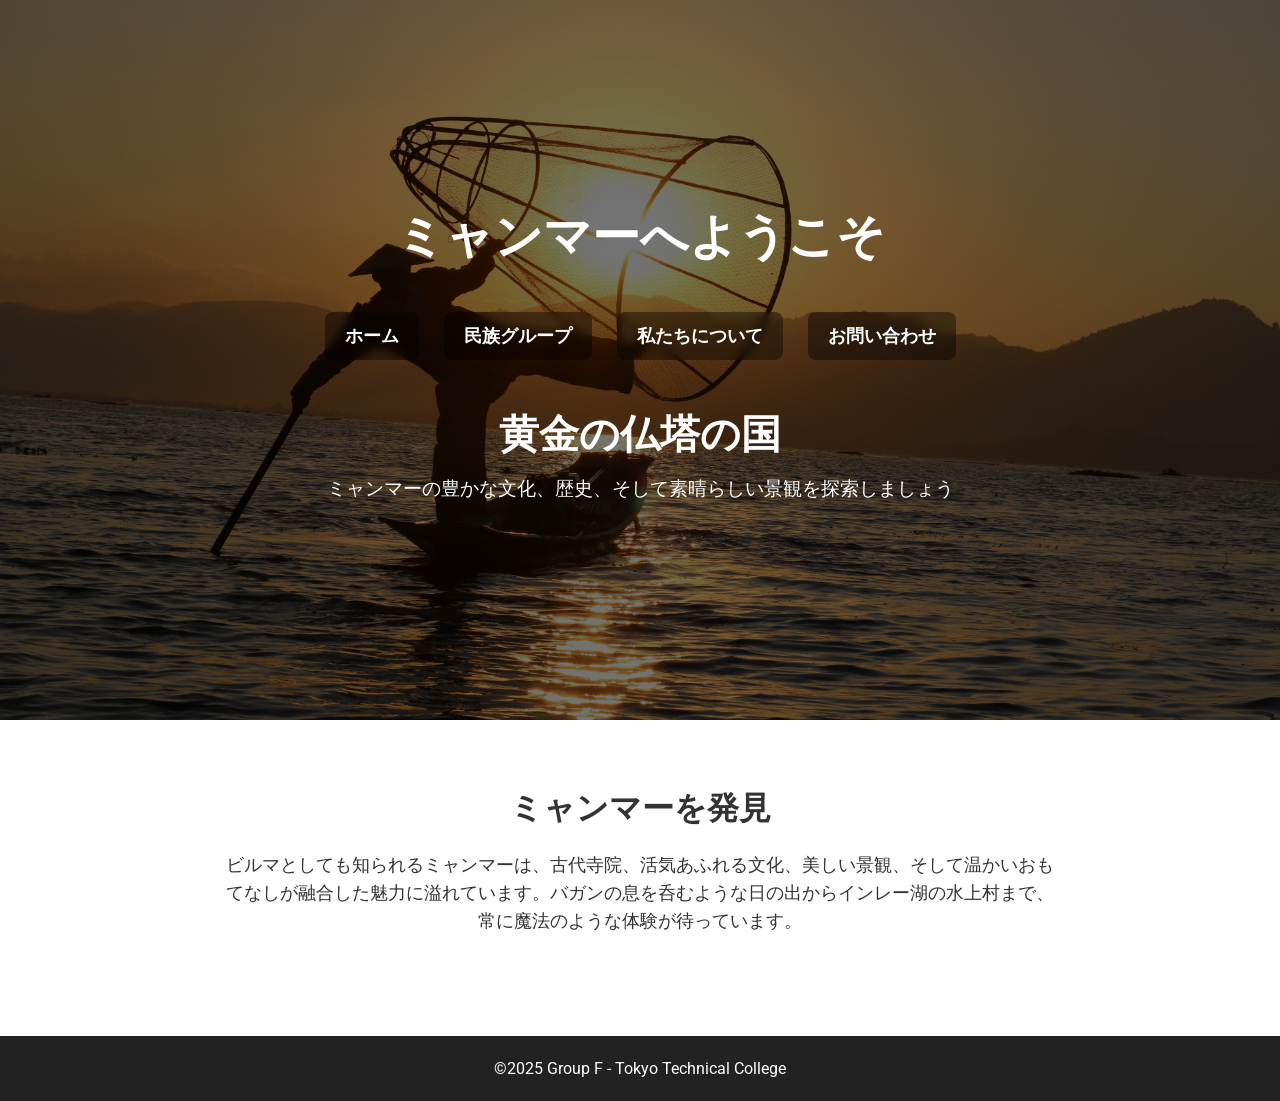
<file: index.html>
<!DOCTYPE html>
<html lang="en">
<head>
  <meta charset="UTF-8" />
  <meta name="viewport" content="width=device-width, initial-scale=1" />
  <title>Explore Myanmar</title>
  <link rel="stylesheet" href="styles.css" />
  <link href="https://fonts.googleapis.com/css2?family=Playfair+Display:wght@500&family=Roboto&display=swap" rel="stylesheet">
</head>
<body>
    


  <header class="hero">
    <div class="overlay">
      <h1>ミャンマーへようこそ</h1>
      <nav class="navbar">
  <a href="home.html">ホーム</a>
  <a href="ethnic.html">民族グループ</a>
  <a href="about.html">私たちについて</a>
  <a href="contact.html">お問い合わせ</a>
</nav>

 <div class="hero-text">
        <h2>黄金の仏塔の国</h2>
        <p>ミャンマーの豊かな文化、歴史、そして素晴らしい景観を探索しましょう
</p>
        
      </div>
       
    </div>
  </header>

  <main>
    <section class="info">
      <h2>ミャンマーを発見</h2>
      <p>ビルマとしても知られるミャンマーは、古代寺院、活気あふれる文化、美しい景観、そして温かいおもてなしが融合した魅力に溢れています。バガンの息を呑むような日の出からインレー湖の水上村まで、常に魔法のような体験が待っています。
</p>
    </section>
  </main>

  <footer>
    <p>&copy;2025 Group F - Tokyo Technical College</p>
  </footer>

</body>
</html>
<script>
  document.querySelectorAll('a').forEach(link => {
    link.removeAttribute('target');
  });
</script>
</file>
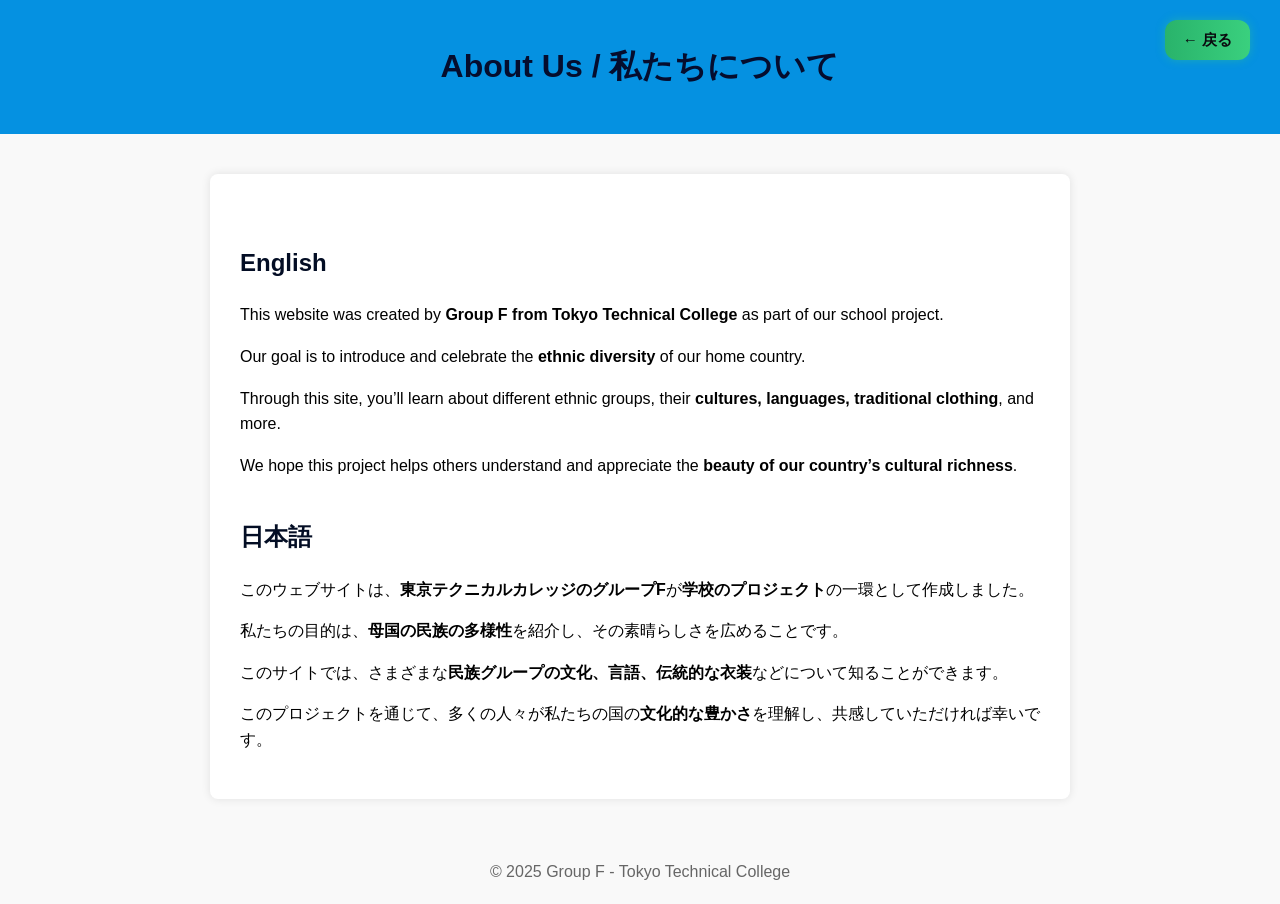
<file: about.html>
<!DOCTYPE html>
<html lang="en">
<head>
  <meta charset="UTF-8">
  <title>About Us</title>
  <style>
    body {
      font-family: Arial, sans-serif;
      background-color: #f9f9f9;
      margin: 0;
      padding: 0;
      line-height: 1.6;
    }

    header {
      background-color: #0591e1;
      color: white;
      padding: 20px 0;
      text-align: center;
    }

    main {
      max-width: 800px;
      margin: 40px auto;
      background-color: white;
      padding: 30px;
      border-radius: 8px;
      box-shadow: 0 0 10px rgba(0,0,0,0.1);
    }

    h1 {
      color: #05021eeb;
    }

    h2 {
      color: #030d24;
      margin-top: 40px;
    }

    p {
      margin-bottom: 16px;
    }

    footer {
      text-align: center;
      padding: 20px;
      color: #666;
    }
    .nav-links {
  position: absolute;
  top: 20px;
  right: 30px;
  z-index: 10;
}

/* Green button style */
.nav-links a {
  display: inline-block;
  background: linear-gradient(90deg, #29b36b, #3ad07e);
  color: #0a0b0f;
  font-weight: 700;
  font-size: 15px;
  padding: 8px 18px;
  border-radius: 12px;
  box-shadow: 0 0 10px rgba(58, 208, 126, 0.4);
  transition: all 0.25s ease;
  text-decoration: none;
}

/* Hover effect */
.nav-links a:hover {
  transform: translateY(-2px);
  box-shadow: 0 0 18px rgba(58, 208, 126, 0.8);
  opacity: 0.95;
}

/* Click (active) effect */
.nav-links a:active {
  background: linear-gradient(90deg, #1f8a54, #2fb069);
  box-shadow: 0 0 8px rgba(31, 138, 84, 0.6);
  transform: translateY(1px);
}


  </style>
</head>
<body>

  <header>
    <h1>About Us / 私たちについて</h1>
  </header>

  <main>
    <section>
      <h2>English</h2>
      <p>This website was created by <strong>Group F from Tokyo Technical College</strong> as part of our school project.</p>
      <p>Our goal is to introduce and celebrate the <strong>ethnic diversity</strong> of our home country.</p>
      <p>Through this site, you’ll learn about different ethnic groups, their <strong>cultures, languages, traditional clothing</strong>, and more.</p>
      <p>We hope this project helps others understand and appreciate the <strong>beauty of our country’s cultural richness</strong>.</p>
    </section>

    <section>
      <h2>日本語</h2>
      <p>このウェブサイトは、<strong>東京テクニカルカレッジのグループF</strong>が<strong>学校のプロジェクト</strong>の一環として作成しました。</p>
      <p>私たちの目的は、<strong>母国の民族の多様性</strong>を紹介し、その素晴らしさを広めることです。</p>
      <p>このサイトでは、さまざまな<strong>民族グループの文化、言語、伝統的な衣装</strong>などについて知ることができます。</p>
      <p>このプロジェクトを通じて、多くの人々が私たちの国の<strong>文化的な豊かさ</strong>を理解し、共感していただければ幸いです。</p>
    </section>
  </main>
  <nav class="nav-links">
        <a href="index.html">← 戻る</a>
      </nav>
  
</form>

  
  </main>
  <footer>
    &copy; 2025 Group F - Tokyo Technical College
  </footer>

</body>
</html>
<div class="back-link">
</file>
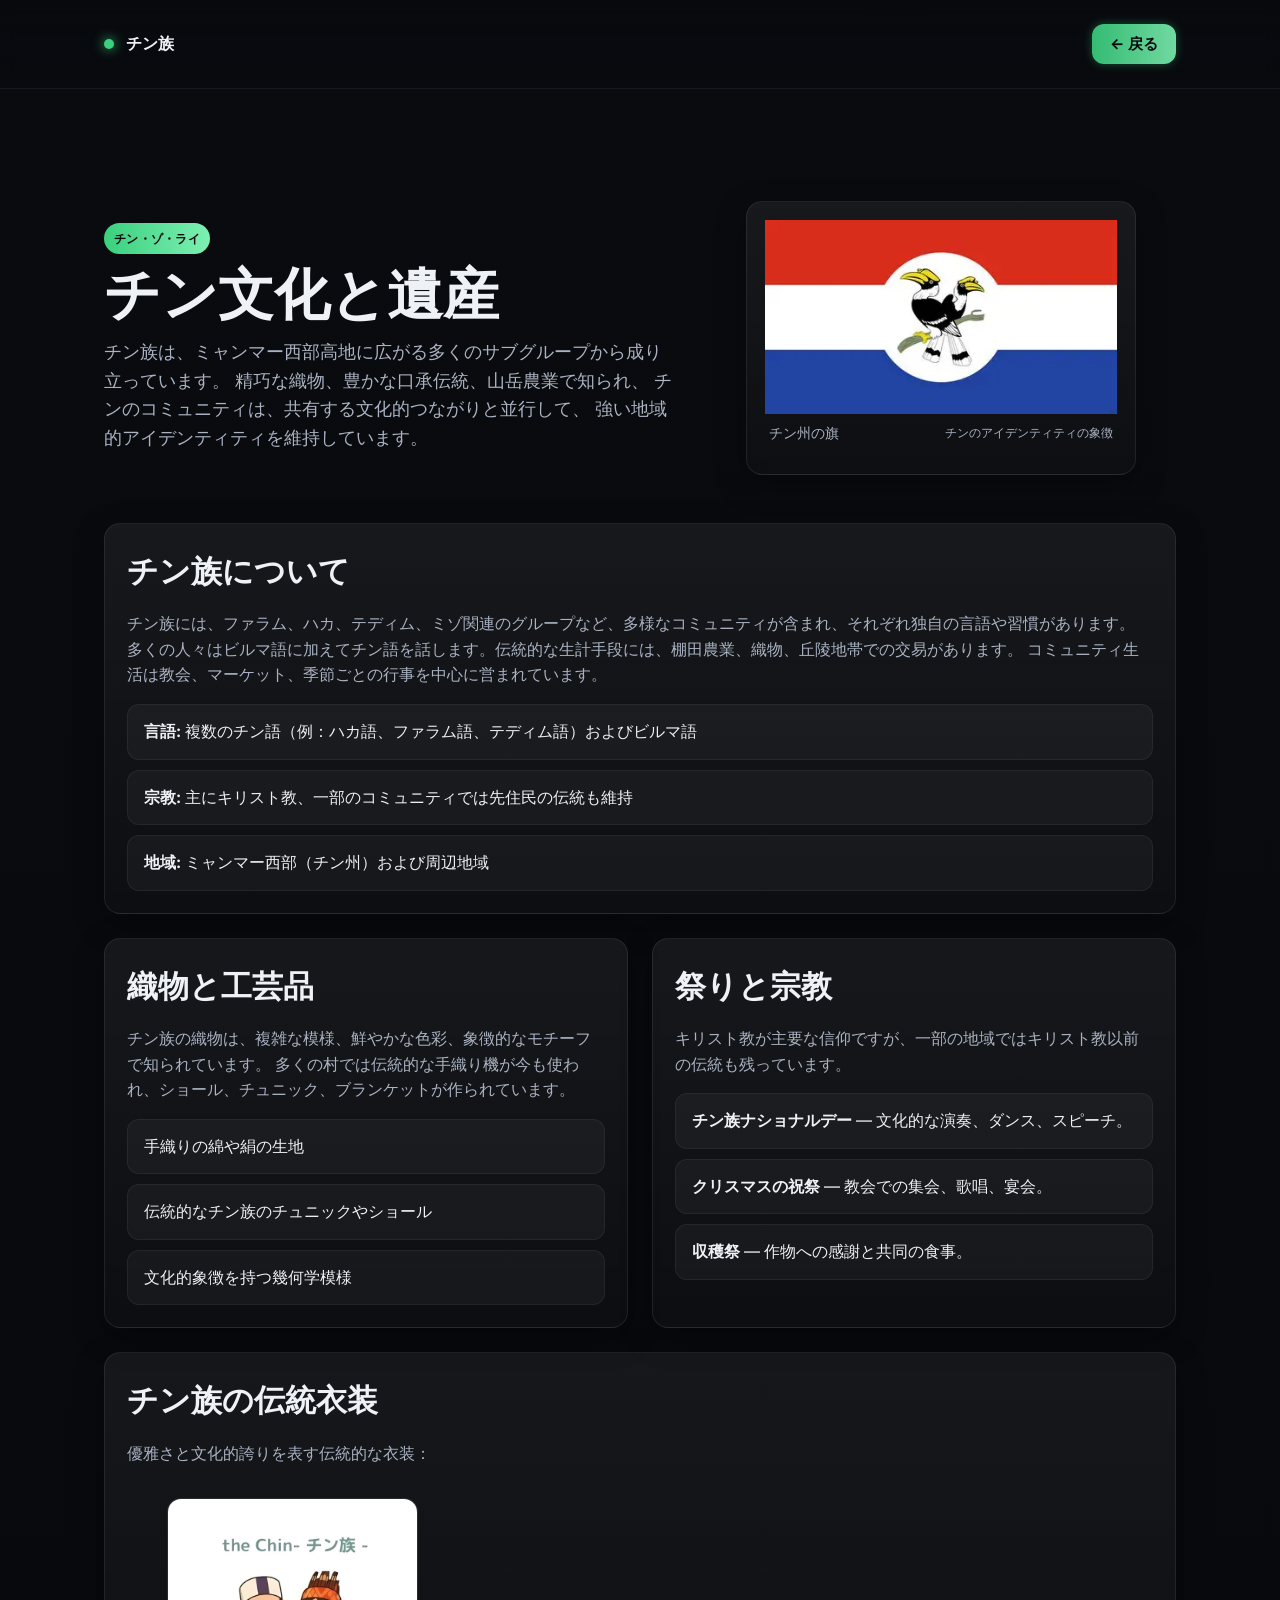
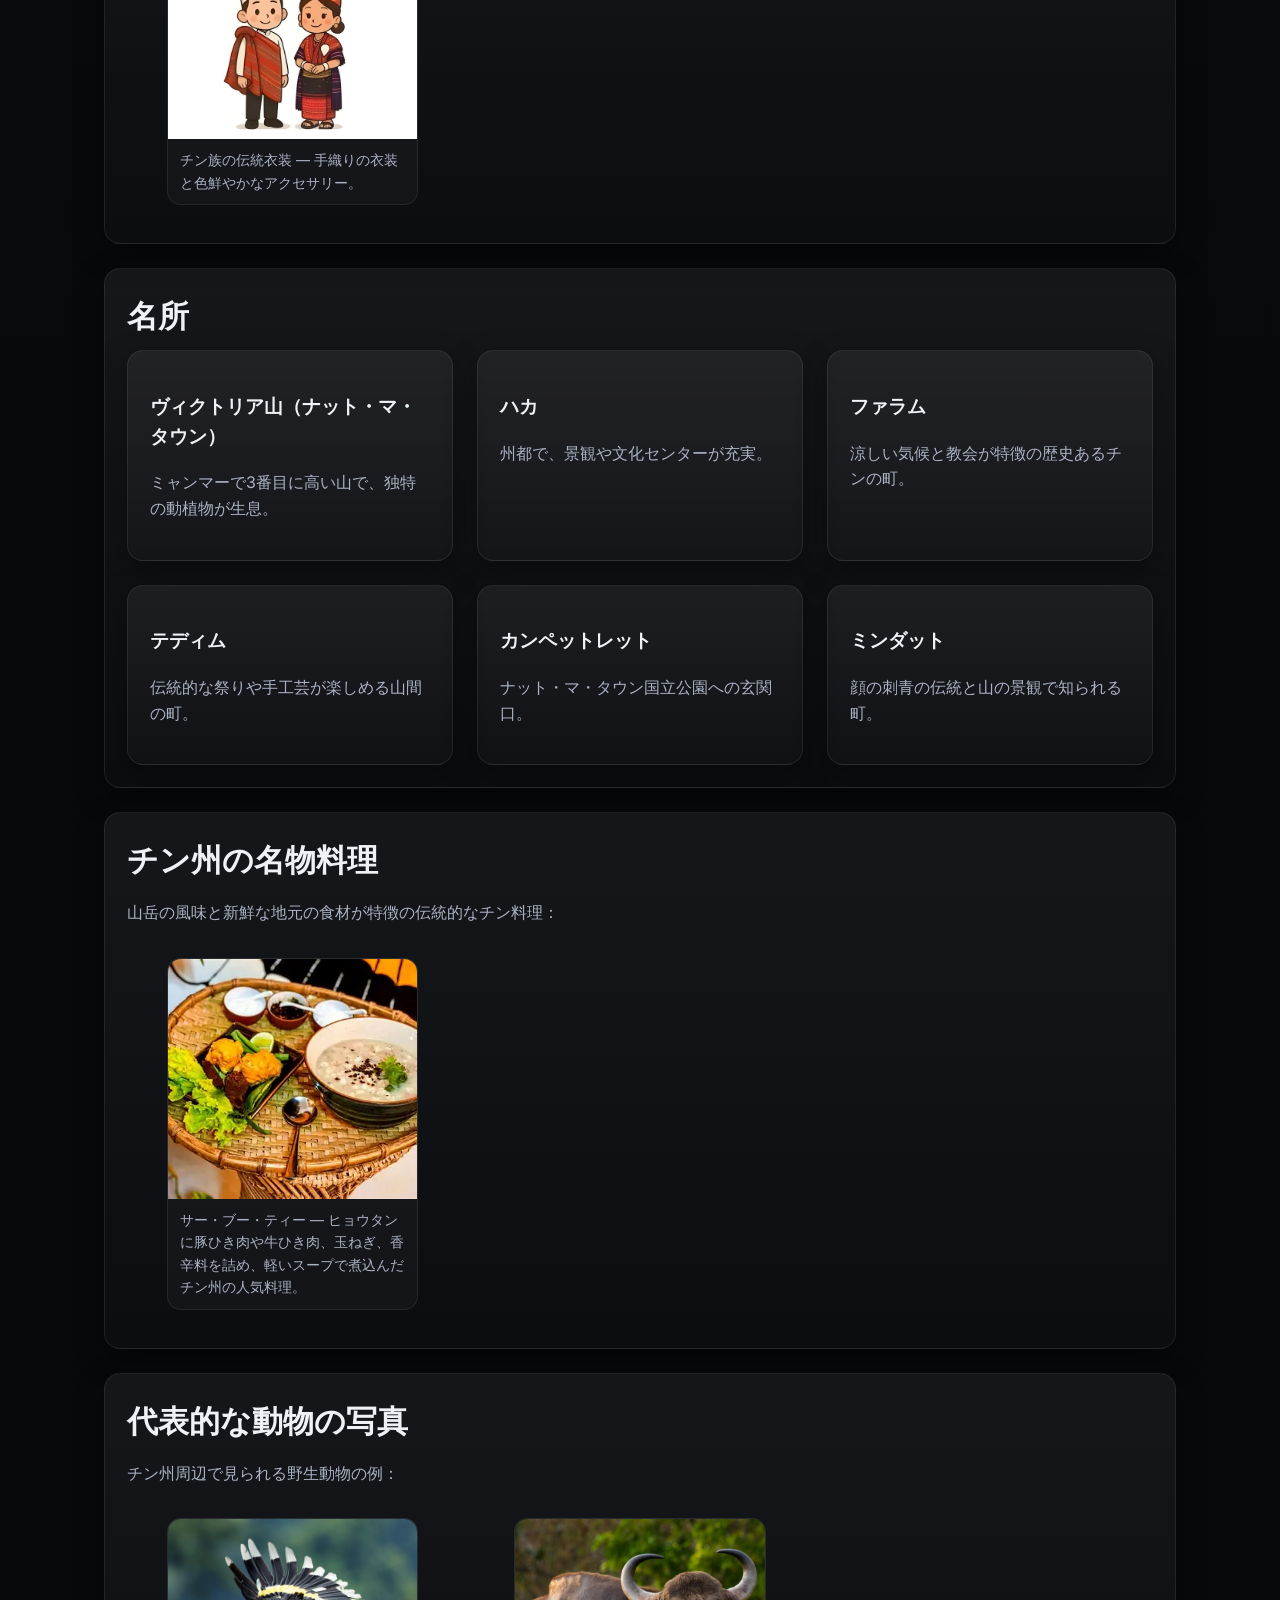
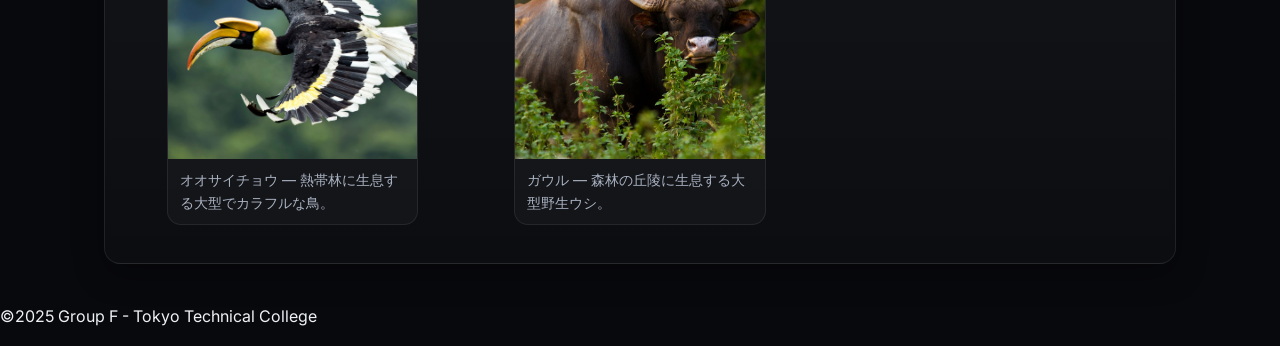
<file: chin.html>
<!doctype html>
<html lang="en">
<head>
  <meta charset="utf-8" />
  <meta name="viewport" content="width=device-width, initial-scale=1" />
  <title>Chin — Culture & Heritage of Myanmar</title>
  <meta name="description" content="Premium introduction to the Chin ethnic group in Myanmar: culture, traditions, religion, famous places, flag, and representative animals." />
  <link rel="preconnect" href="https://fonts.gstatic.com" crossorigin>
  <link href="https://fonts.googleapis.com/css2?family=Inter:wght@400;600;800&display=swap" rel="stylesheet">
  <style>
    :root{
      --bg: #0b0c10;
      --card: #111318;
      --text: #eef1f5;
      --muted: #aab3c2;
      --brand: #29b36b;
      --ring: #3ad07e;
      --shadow: 0 10px 30px rgba(0,0,0,.35);
      --radius: 16px;
      --maxw: 1120px;
    }
    *{box-sizing:border-box}
    html,body{margin:0}
    body{
      font-family: Inter, system-ui, -apple-system, Segoe UI, Roboto, "Helvetica Neue", Arial, "Noto Sans", "Apple Color Emoji","Segoe UI Emoji",sans-serif;
      color: var(--text);
      background: radial-gradient(1200px 600px at 70% -10%, #1a1f2a 20%, transparent 60%), linear-gradient(180deg, #0a0b0f, #08090d 60%);
      line-height: 1.6;
    }
    a{color: var(--brand); text-decoration: none}
    a:hover{text-decoration: underline}
    .container{max-width: var(--maxw); margin: 0 auto; padding: 24px}
    header{
      position: sticky; top:0; z-index: 20; backdrop-filter: blur(8px);
      background: linear-gradient(180deg, rgba(8,10,14,.85), rgba(8,10,14,.55));
      border-bottom: 1px solid rgba(255,255,255,.06);
    }
    .nav{display:flex; align-items:center; justify-content:space-between; gap:16px}
    .brand{display:flex; align-items:center; gap:12px; font-weight:800; letter-spacing:.2px}
    .brand .dot{width:10px; height:10px; border-radius:50%; background:var(--ring); box-shadow:0 0 12px var(--ring)}
    .nav a{color:var(--text); opacity:.9; padding:8px 12px; border-radius:10px}
    .nav a:hover{background:rgba(255,255,255,.06)}

    .hero{
      padding: 72px 0 32px;
      display:grid; grid-template-columns: 1.1fr .9fr; gap:28px; align-items:center;
    }
    @media (max-width: 900px){ .hero{grid-template-columns:1fr; padding-top:48px} }
    .hero h1{font-size: clamp(32px, 4.5vw, 56px); line-height:1.1; margin:0 0 12px}
    .hero p{color:var(--muted); font-size: clamp(14px, 1.5vw, 18px); margin:0}

    .card{
      background: linear-gradient(180deg, rgba(255,255,255,.06), rgba(255,255,255,.02));
      border: 1px solid rgba(255,255,255,.08);
      border-radius: var(--radius);
      box-shadow: var(--shadow);
      overflow: hidden;
    }
    .card-pad{padding:22px}
    .pill{
      display:inline-block; font-size:12px; color:#0a0b0f; background:linear-gradient(90deg, var(--ring), #7df0b2);
      padding:6px 10px; border-radius:999px; font-weight:700; letter-spacing:.25px; margin-bottom:10px;
    }
    section h2{font-size: clamp(22px, 2.4vw, 32px); margin: 0 0 10px}
    .muted{color:var(--muted)}
    .grid-2{display:grid; grid-template-columns: 1fr 1fr; gap:24px}
    .grid-3{display:grid; grid-template-columns: repeat(3, 1fr); gap:24px}
    @media (max-width: 1000px){ .grid-3{grid-template-columns: 1fr 1fr} }
    @media (max-width: 700px){ .grid-2, .grid-3{grid-template-columns:1fr} }

    .list{display:grid; gap:10px; margin: 12px 0 0; padding:0; list-style:none}
    .list li{background: rgba(255,255,255,.04); border:1px solid rgba(255,255,255,.06); padding:14px 16px; border-radius:12px}

    .flag-wrap{padding:18px}
    .flag-caption{display:flex; align-items:center; justify-content:space-between; color:var(--muted); font-size:14px; padding:0 4px 12px}

    .gallery{display:grid; grid-template-columns: repeat(3, 1fr); gap:16px}
    @media (max-width: 900px){ .gallery{grid-template-columns: 1fr 1fr} }
    @media (max-width: 560px){ .gallery{grid-template-columns: 1fr} }
    .gallery figure{
      border-radius: 14px; overflow:hidden; border:1px solid rgba(255,255,255,.08); background:rgba(255,255,255,.03)
    }
    .gallery img{display:block; width:100%; height:240px; object-fit:cover}
    .gallery figcaption{padding:10px 12px; font-size:14px; color:var(--muted)}

    .foot{margin: 42px 0 24px; color: var(--muted); font-size: 13px; text-align:center}
    .nav-links a {
  display: inline-block;
  background: linear-gradient(90deg, var(--ring), #7df0b2);
  color: #0a0b0f;
  font-weight: 700;
  font-size: 15px;
  padding: 8px 18px;
  border-radius: 12px;
  box-shadow: 0 0 10px rgba(58, 208, 126, 0.4);
  transition: all 0.25s ease;
  text-decoration: none;
}

.nav-links a:hover {
  transform: translateY(-2px);
  box-shadow: 0 0 18px rgba(58, 208, 126, 0.8);
  opacity: 0.95;
}


    [data-fade]{opacity:0; transform: translateY(8px); animation: fadeUp .8s ease .05s forwards}
    [data-fade="1"]{animation-delay:.05s}
    [data-fade="2"]{animation-delay:.15s}
    [data-fade="3"]{animation-delay:.25s}
    @keyframes fadeUp{to{opacity:1; transform:none}}
  </style>
</head>
<body>
  <header>
    <div class="container nav" role="navigation" aria-label="Primary">
      <div class="brand">
        <span class="dot" aria-hidden="true"></span>
        <span>チン族</span>
      </div>
      <nav class="nav-links">
        <a href="ethnic.html">← 戻る</a>
      </nav>
    </div>
  </header>

  <main class="container">
    <!-- HERO -->
    <section class="hero">
  <div>
    <!-- チン・ゾ・ライ -->
    <div class="pill" data-fade="1">チン・ゾ・ライ</div>

    <!-- メイン見出し -->
    <h1 data-fade="2">チン文化と遺産</h1>

    <!-- 説明文 -->
    <p class="muted" data-fade="3">
      チン族は、ミャンマー西部高地に広がる多くのサブグループから成り立っています。
      精巧な織物、豊かな口承伝統、山岳農業で知られ、
      チンのコミュニティは、共有する文化的つながりと並行して、
      強い地域的アイデンティティを維持しています。
    </p>
  </div>

  <!-- チン州の旗 -->
  <figure id="flag" class="card" aria-label="チン州の旗">
    <div class="flag-wrap">
      <img src="images/chin.jpg" alt="チン州の旗" style="width:100%;height:auto;">
      <figcaption class="flag-caption">
        <span>チン州の旗</span>
        <small>チンのアイデンティティの象徴</small>
      </figcaption>
    </div>
  </figure>
</section>


    <!-- ABOUT -->
    <section class="card card-pad" id="about" data-fade="1">
  <h2>チン族について</h2>
  <p class="muted">
    チン族には、ファラム、ハカ、テディム、ミゾ関連のグループなど、多様なコミュニティが含まれ、それぞれ独自の言語や習慣があります。
    多くの人々はビルマ語に加えてチン語を話します。伝統的な生計手段には、棚田農業、織物、丘陵地帯での交易があります。
    コミュニティ生活は教会、マーケット、季節ごとの行事を中心に営まれています。
  </p>
  <ul class="list">
    <li><strong>言語:</strong> 複数のチン語（例：ハカ語、ファラム語、テディム語）およびビルマ語</li>
    <li><strong>宗教:</strong> 主にキリスト教、一部のコミュニティでは先住民の伝統も維持</li>
    <li><strong>地域:</strong> ミャンマー西部（チン州）および周辺地域</li>
  </ul>
</section>


    <!-- CULTURE & TRADITIONS -->
    <section class="grid-2" style="margin-top:24px">
  <article class="card card-pad" data-fade="2">
    <h2>織物と工芸品</h2>
    <p class="muted">
      チン族の織物は、複雑な模様、鮮やかな色彩、象徴的なモチーフで知られています。
      多くの村では伝統的な手織り機が今も使われ、ショール、チュニック、ブランケットが作られています。
    </p>
    <ul class="list">
      <li>手織りの綿や絹の生地</li>
      <li>伝統的なチン族のチュニックやショール</li>
      <li>文化的象徴を持つ幾何学模様</li>
    </ul>
  </article>

  <article class="card card-pad" data-fade="3">
    <h2>祭りと宗教</h2>
    <p class="muted">
      キリスト教が主要な信仰ですが、一部の地域ではキリスト教以前の伝統も残っています。
    </p>
    <ul class="list">
      <li><strong>チン族ナショナルデー</strong> — 文化的な演奏、ダンス、スピーチ。</li>
      <li><strong>クリスマスの祝祭</strong> — 教会での集会、歌唱、宴会。</li>
      <li><strong>収穫祭</strong> — 作物への感謝と共同の食事。</li>
    </ul>
  </article>
</section>

    <!-- TRADITIONAL DRESS -->
<section id="dress" class="card card-pad" style="margin-top:24px">
  <h2>チン族の伝統衣装</h2>
  <p class="muted">優雅さと文化的誇りを表す伝統的な衣装：</p>

  <div class="gallery" style="margin-top:10px">
    <figure>
      <img src="images/chin_address.jpg" alt="チン族の伝統衣装" loading="lazy">
      <figcaption>チン族の伝統衣装 — 手織りの衣装と色鮮やかなアクセサリー。</figcaption>
    </figure>
  </div>
</section>



    <!-- FAMOUS PLACES -->
    <section id="places" class="card card-pad" style="margin-top:24px">
  <h2>名所</h2>
  <div class="grid-3" style="margin-top:10px">
    <div class="card card-pad">
      <h3>ヴィクトリア山（ナット・マ・タウン）</h3>
      <p class="muted">ミャンマーで3番目に高い山で、独特の動植物が生息。</p>
    </div>
    <div class="card card-pad">
      <h3>ハカ</h3>
      <p class="muted">州都で、景観や文化センターが充実。</p>
    </div>
    <div class="card card-pad">
      <h3>ファラム</h3>
      <p class="muted">涼しい気候と教会が特徴の歴史あるチンの町。</p>
    </div>
    <div class="card card-pad">
      <h3>テディム</h3>
      <p class="muted">伝統的な祭りや手工芸が楽しめる山間の町。</p>
    </div>
    <div class="card card-pad">
      <h3>カンペットレット</h3>
      <p class="muted">ナット・マ・タウン国立公園への玄関口。</p>
    </div>
    <div class="card card-pad">
      <h3>ミンダット</h3>
      <p class="muted">顔の刺青の伝統と山の景観で知られる町。</p>
    </div>
  </div>
</section>

    <!-- FAMOUS FOOD -->
<section id="food" class="card card-pad" style="margin-top:24px">
  <h2>チン州の名物料理</h2>
  <p class="muted">山岳の風味と新鮮な地元の食材が特徴の伝統的なチン料理：</p>

  <div class="gallery" style="margin-top:10px">
    
    <figure>
      <img src="images/chin_sar_buu_thee.jpg"
           alt="サー・ブー・ティー（詰め物入りヒョウタン）" loading="lazy">
      <figcaption>サー・ブー・ティー — ヒョウタンに豚ひき肉や牛ひき肉、玉ねぎ、香辛料を詰め、軽いスープで煮込んだチン州の人気料理。</figcaption>
    </figure>

  </div>
</section>



    <!-- REPRESENTATIVE ANIMALS -->
<section id="animals" class="card card-pad" style="margin-top:24px">
  <h2>代表的な動物の写真</h2>
  <p class="muted">チン州周辺で見られる野生動物の例：</p>
  <div class="gallery" style="margin-top:10px">
    <figure>
      <img src="images/GreatHornbill.jpg" 
           alt="Great Hornbill" loading="lazy">
      <figcaption>オオサイチョウ — 熱帯林に生息する大型でカラフルな鳥。</figcaption>
    </figure>
    <figure>
      <img src="images/gaur.jpg" 
           alt="Gaur" loading="lazy">
      <figcaption>ガウル — 森林の丘陵に生息する大型野生ウシ。</figcaption>
    </figure>
  </div>
</section>

</form>

  </main>


    <footer>
    <p>&copy;2025 Group F - Tokyo Technical College</p>
  </footer>
  </main>
</body>
</html>
<script>
  document.querySelectorAll('a').forEach(link => {
    link.removeAttribute('target');
  });
</script>
</file>
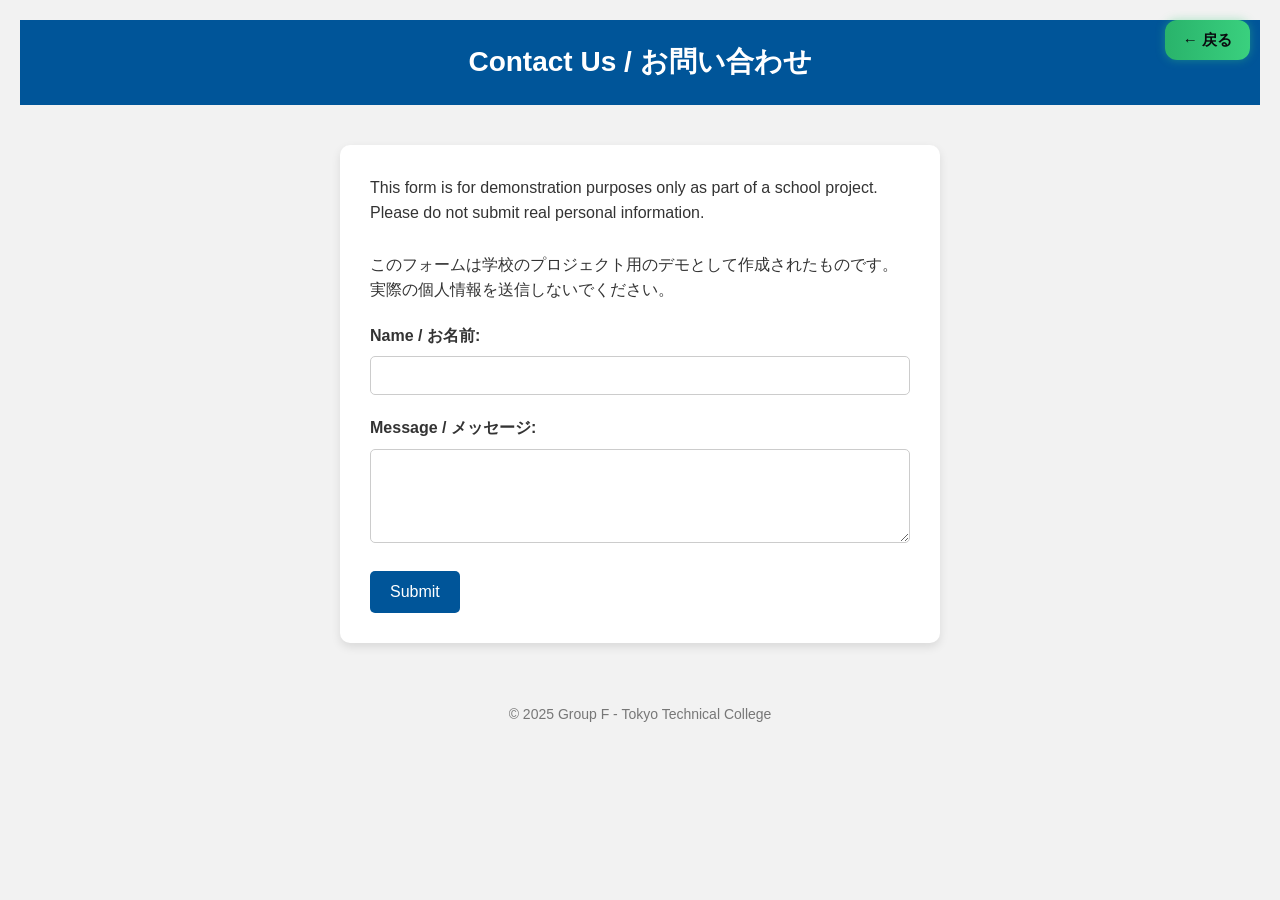
<file: contact.html>
<!DOCTYPE html>
<html lang="en">
<head>
  <meta charset="UTF-8">
  <title>Contact Us</title>
  <style>
    /* Basic reset */
    * {
      margin: 0;
      padding: 0;
      box-sizing: border-box;
    }

    /* Body styling */
    body {
      font-family: Arial, sans-serif;
      background-color: #f2f2f2;
      color: #333;
      padding: 20px;
      line-height: 1.6;
    }

    /* Header styling */
    header {
      background-color: #005599;
      color: white;
      padding: 20px 0;
      text-align: center;
    }

    header h1 {
      font-size: 28px;
    }

    /* Main content */
    main {
      max-width: 600px;
      margin: 40px auto;
      background-color: #fff;
      padding: 30px;
      border-radius: 10px;
      box-shadow: 0 4px 10px rgba(0,0,0,0.1);
    }

    main p {
      margin-bottom: 20px;
      font-size: 16px;
    }

    /* Form elements */
    form label {
      display: block;
      margin-bottom: 8px;
      font-weight: bold;
    }

    form input,
    form textarea {
      width: 100%;
      padding: 10px;
      border: 1px solid #ccc;
      border-radius: 5px;
      font-size: 15px;
      margin-bottom: 20px;
    }

    form button {
      background-color: #005599;
      color: white;
      border: none;
      padding: 12px 20px;
      font-size: 16px;
      border-radius: 5px;
      cursor: pointer;
    }

    form button:hover {
      background-color: #004080;
    }

    /* Footer */
    footer {
      text-align: center;
      padding: 20px;
      font-size: 14px;
      color: #777;
      margin-top: 40px;
    }

    /* Back link */
    .back-link {
      display: block;
      text-align: center;
      margin-top: 20px;
    }

    .back-link a {
      color: #005599;
      text-decoration: none;
      font-weight: bold;
    }

    .back-link a:hover {
      text-decoration: underline;
    }
    .nav-links {
  position: absolute;
  top: 20px;
  right: 30px;
  z-index: 10;
}

/* Green button style */
.nav-links a {
  display: inline-block;
  background: linear-gradient(90deg, #29b36b, #3ad07e);
  color: #0a0b0f;
  font-weight: 700;
  font-size: 15px;
  padding: 8px 18px;
  border-radius: 12px;
  box-shadow: 0 0 10px rgba(58, 208, 126, 0.4);
  transition: all 0.25s ease;
  text-decoration: none;
}

/* Hover effect */
.nav-links a:hover {
  transform: translateY(-2px);
  box-shadow: 0 0 18px rgba(58, 208, 126, 0.8);
  opacity: 0.95;
}

/* Click (active) effect */
.nav-links a:active {
  background: linear-gradient(90deg, #1f8a54, #2fb069);
  box-shadow: 0 0 8px rgba(31, 138, 84, 0.6);
  transform: translateY(1px);
}

  </style>
</head>
<body>

  <header>
    <h1>Contact Us / お問い合わせ</h1>
  </header>

  <main>
   <p>
  This form is for demonstration purposes only as part of a school project.  
  Please do not submit real personal information.<br><br>
  このフォームは学校のプロジェクト用のデモとして作成されたものです。  
  実際の個人情報を送信しないでください。
</p>



    <form>
      <label for="name">Name / お名前:</label>
      <input type="text" id="name" name="name" required>

      <label for="message">Message / メッセージ:</label>
      <textarea id="message" name="message" rows="4" required></textarea>

      <button type="submit">Submit</button>
    </form>

   <nav class="nav-links">
        <a href="index.html">← 戻る</a>
      </nav>
  </main>

  <footer>
    <p>&copy; 2025 Group F - Tokyo Technical College</p>
  </footer>

</body>
</html>
<script>
  document.querySelectorAll('a').forEach(link => {
    link.removeAttribute('target');
  });
</script>
</file>
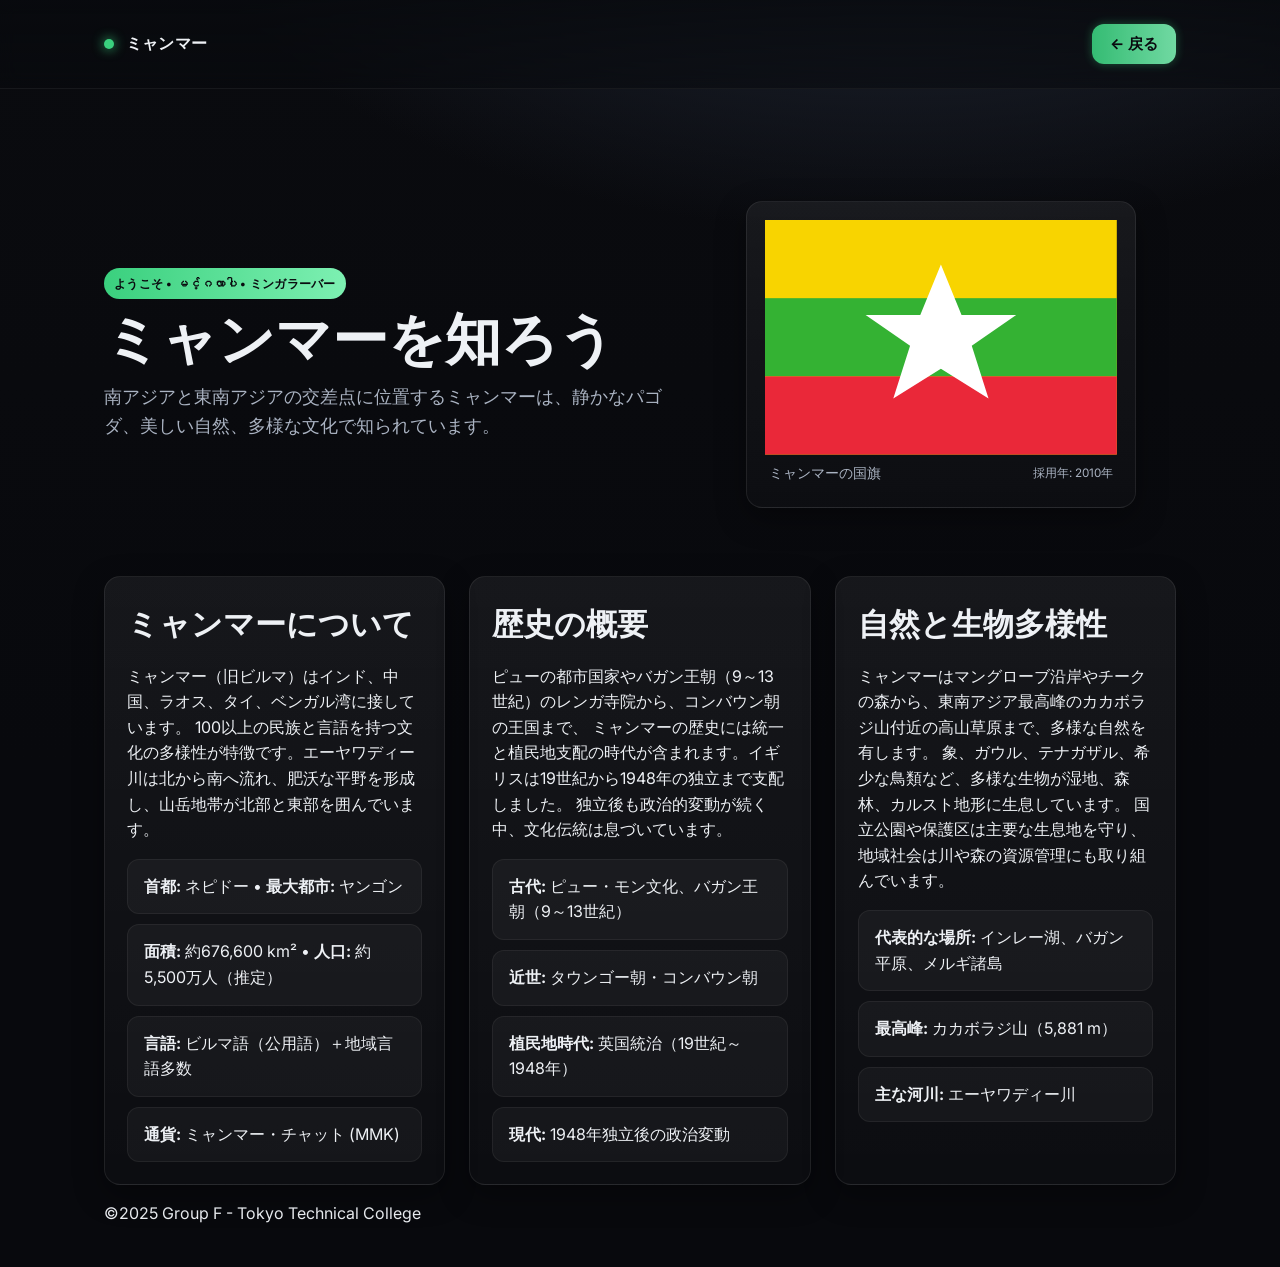
<file: home.html>
<!doctype html>
<html lang="ja">
<head>
  <meta charset="utf-8" />
  <meta name="viewport" content="width=device-width, initial-scale=1" />
  <title>ミャンマー — 公式紹介</title>
  <meta name="description" content="ミャンマーの公式紹介：国旗、地図、歴史、自然など。" />
  <link rel="preconnect" href="https://fonts.gstatic.com" crossorigin>
  <link href="https://fonts.googleapis.com/css2?family=Inter:wght@400;600;800&display=swap" rel="stylesheet">
  <style>
    :root{
      --bg: #0b0c10;
      --card: #111318;
      --text: #eef1f5;
      --muted: #aab3c2;
      --brand: #29b36b;
      --ring: #3ad07e;
      --shadow: 0 10px 30px rgba(0,0,0,.35);
      --radius: 16px;
      --maxw: 1120px;
    }
    *{box-sizing:border-box}
    html,body{margin:0}
    body{
      font-family: Inter, system-ui, -apple-system, Segoe UI, Roboto, "Helvetica Neue", Arial, "Noto Sans", "Apple Color Emoji","Segoe UI Emoji",sans-serif;
      color: var(--text);
      background: radial-gradient(1200px 600px at 70% -10%, #1a1f2a 20%, transparent 60%) , linear-gradient(180deg, #0a0b0f, #08090d 60%);
      line-height: 1.6;
    }
    a{color: var(--brand); text-decoration: none}
    a:hover{text-decoration: underline}
    .container{max-width: var(--maxw); margin: 0 auto; padding: 24px}
    header{
      position: sticky; top:0; z-index: 20; backdrop-filter: blur(8px);
      background: linear-gradient(180deg, rgba(8,10,14,.85), rgba(8,10,14,.55));
      border-bottom: 1px solid rgba(255,255,255,.06);
    }
    .nav{display:flex; align-items:center; justify-content:space-between; gap:16px}
    .brand{display:flex; align-items:center; gap:12px; font-weight:800; letter-spacing:.2px}
    .brand .dot{width:10px; height:10px; border-radius:50%; background:var(--ring); box-shadow:0 0 12px var(--ring)}
    .nav a{color:var(--text); opacity:.9; padding:8px 12px; border-radius:10px}
    .nav a:hover{background:rgba(255,255,255,.06)}
    .hero{
      padding: 72px 0 24px;
      display:grid; grid-template-columns: 1.1fr .9fr; gap:28px; align-items:center;
    }
    @media (max-width: 900px){ .hero{grid-template-columns:1fr; padding-top:48px} }
    .hero h1{font-size: clamp(32px, 4.5vw, 56px); line-height:1.1; margin:0 0 12px}
    .hero p{color:var(--muted); font-size: clamp(14px, 1.5vw, 18px); margin:0}
    .flag-card,.map-card,.info-card{
      background: linear-gradient(180deg, rgba(255,255,255,.06), rgba(255,255,255,.02));
      border: 1px solid rgba(255,255,255,.08);
      border-radius: var(--radius);
      box-shadow: var(--shadow);
      overflow: hidden;
    }
    .flag-wrap{padding:18px}
    .flag-caption{display:flex; align-items:center; justify-content:space-between; color:var(--muted); font-size:14px; padding:0 4px 4px}
    .grid{
      display:grid; grid-template-columns: repeat(3, 1fr); gap:24px; margin: 28px 0 8px;
    }
    @media (max-width: 900px){ .grid{grid-template-columns:1fr} }
    .map-card iframe{width:100%; height:360px; border:0; display:block}
    section h2{font-size: clamp(22px, 2.4vw, 32px); margin: 0 0 10px}
    .info-card{padding:22px}
    .pill{
      display:inline-block; font-size:12px; color:#0a0b0f; background:linear-gradient(90deg, var(--ring), #7df0b2);
      padding:6px 10px; border-radius:999px; font-weight:700; letter-spacing:.25px; margin-bottom:10px;
    }
    .list{
      display:grid; gap:10px; margin: 12px 0 0; padding:0; list-style:none;
    }
    .list li{
      background: rgba(255,255,255,.04); border: 1px solid rgba(255,255,255,.06);
      padding:14px 16px; border-radius:12px;
    }
    .foot{
      margin: 42px 0 24px; color: var(--muted); font-size: 13px; text-align:center;
    }
    .nav-links a {
  display: inline-block;
  background: linear-gradient(90deg, var(--ring), #7df0b2);
  color: #0a0b0f;
  font-weight: 700;
  font-size: 15px;
  padding: 8px 18px;
  border-radius: 12px;
  box-shadow: 0 0 10px rgba(58, 208, 126, 0.4);
  transition: all 0.25s ease;
  text-decoration: none;
}

.nav-links a:hover {
  transform: translateY(-2px);
  box-shadow: 0 0 18px rgba(58, 208, 126, 0.8);
  opacity: 0.95;
}
.nav-links a {
  display: inline-block;
  background: linear-gradient(90deg, var(--ring), #7df0b2);
  color: #0a0b0f;
  font-weight: 700;
  font-size: 15px;
  padding: 8px 18px;
  border-radius: 12px;
  box-shadow: 0 0 10px rgba(58, 208, 126, 0.4);
  transition: all 0.25s ease;
  text-decoration: none;
}

.nav-links a:hover {
  transform: translateY(-2px);
  box-shadow: 0 0 18px rgba(58, 208, 126, 0.8);
  opacity: 0.95;
}


    [data-fade]{opacity:0; transform: translateY(8px); animation: fadeUp .8s ease .05s forwards}
    [data-fade="1"]{animation-delay:.05s}
    [data-fade="2"]{animation-delay:.15s}
    [data-fade="3"]{animation-delay:.25s}
    @keyframes fadeUp{to{opacity:1; transform:none}}
  </style>
</head>
<body>
  <header>
    <div class="container nav" role="navigation" aria-label="Primary">
      <div class="brand">
        <span class="dot" aria-hidden="true"></span>
        <span>ミャンマー</span>
      </div>
      <nav class="nav-links">
        <a href="index.html">← 戻る</a>
      </nav>
    </div>
    
  </header>

  <main class="container">
    <!-- HERO -->
    <section class="hero">
      <div>
        <div class="pill" data-fade="1">ようこそ • မင်္ဂလာပါ • ミンガラーバー</div>
        <h1 data-fade="2">ミャンマーを知ろう</h1>
        <p data-fade="3">
          南アジアと東南アジアの交差点に位置するミャンマーは、静かなパゴダ、美しい自然、多様な文化で知られています。
        </p>
      </div>

      <!-- FLAG (SVG) -->
      <figure class="flag-card" aria-label="ミャンマーの国旗">
        <div class="flag-wrap">
          <svg viewBox="0 0 300 200" width="100%" height="auto" role="img" aria-labelledby="flagTitle flagDesc">
            <title id="flagTitle">ミャンマーの国旗</title>
            <desc id="flagDesc">黄色・緑・赤の水平三色旗の中央に白い五芒星。</desc>
            <rect width="300" height="200" fill="#F8D400"/>
            <rect y="66.666" width="300" height="66.667" fill="#34B233"/>
            <rect y="133.333" width="300" height="66.667" fill="#EA2839"/>
            <g transform="translate(150,100)">
              <polygon points="0,-62 17.6,-18.9 64.2,-18.9 26.3,7.2 40.6,52.3 0,26.8 -40.6,52.3 -26.3,7.2 -64.2,-18.9 -17.6,-18.9" fill="#ffffff"/>
            </g>
          </svg>
          <figcaption class="flag-caption">
            <span>ミャンマーの国旗</span>
            <small>採用年: 2010年</small>
          </figcaption>
        </div>
      </figure>
    </section>

    <!-- CONTENT GRID -->
    <section class="grid">
      <!-- About -->
      <article id="about" class="info-card" data-fade="1">
        <h2>ミャンマーについて</h2>
        <p>
          ミャンマー（旧ビルマ）はインド、中国、ラオス、タイ、ベンガル湾に接しています。  
          100以上の民族と言語を持つ文化の多様性が特徴です。エーヤワディー川は北から南へ流れ、肥沃な平野を形成し、山岳地帯が北部と東部を囲んでいます。
        </p>
        <ul class="list" aria-label="主な情報">
          <li><strong>首都:</strong> ネピドー • <strong>最大都市:</strong> ヤンゴン</li>
          <li><strong>面積:</strong> 約676,600 km² • <strong>人口:</strong> 約5,500万人（推定）</li>
          <li><strong>言語:</strong> ビルマ語（公用語）＋地域言語多数</li>
          <li><strong>通貨:</strong> ミャンマー・チャット (MMK)</li>
        </ul>
      </article>

      <!-- History -->
      <article id="history" class="info-card" data-fade="2">
        <h2>歴史の概要</h2>
        <p>
          ピューの都市国家やバガン王朝（9～13世紀）のレンガ寺院から、コンバウン朝の王国まで、  
          ミャンマーの歴史には統一と植民地支配の時代が含まれます。イギリスは19世紀から1948年の独立まで支配しました。  
          独立後も政治的変動が続く中、文化伝統は息づいています。
        </p>
        <ul class="list">
          <li><strong>古代:</strong> ピュー・モン文化、バガン王朝（9～13世紀）</li>
          <li><strong>近世:</strong> タウンゴー朝・コンバウン朝</li>
          <li><strong>植民地時代:</strong> 英国統治（19世紀～1948年）</li>
          <li><strong>現代:</strong> 1948年独立後の政治変動</li>
        </ul>
      </article>

      <!-- Nature -->
      <article id="nature" class="info-card" data-fade="3">
        <h2>自然と生物多様性</h2>
        <p>
          ミャンマーはマングローブ沿岸やチークの森から、東南アジア最高峰のカカボラジ山付近の高山草原まで、多様な自然を有します。  
          象、ガウル、テナガザル、希少な鳥類など、多様な生物が湿地、森林、カルスト地形に生息しています。  
          国立公園や保護区は主要な生息地を守り、地域社会は川や森の資源管理にも取り組んでいます。
        </p>
        <ul class="list">
          <li><strong>代表的な場所:</strong> インレー湖、バガン平原、メルギ諸島</li>
          <li><strong>最高峰:</strong> カカボラジ山（5,881 m）</li>
          <li><strong>主な河川:</strong> エーヤワディー川</li>
        </ul>
      </article>
    </section>

   <footer>
    <p>&copy;2025 Group F - Tokyo Technical College</p>
  </footer>  </main>
</body>
</html>
<script>
  document.querySelectorAll('a').forEach(link => {
    link.removeAttribute('target');
  });
</script>
</file>
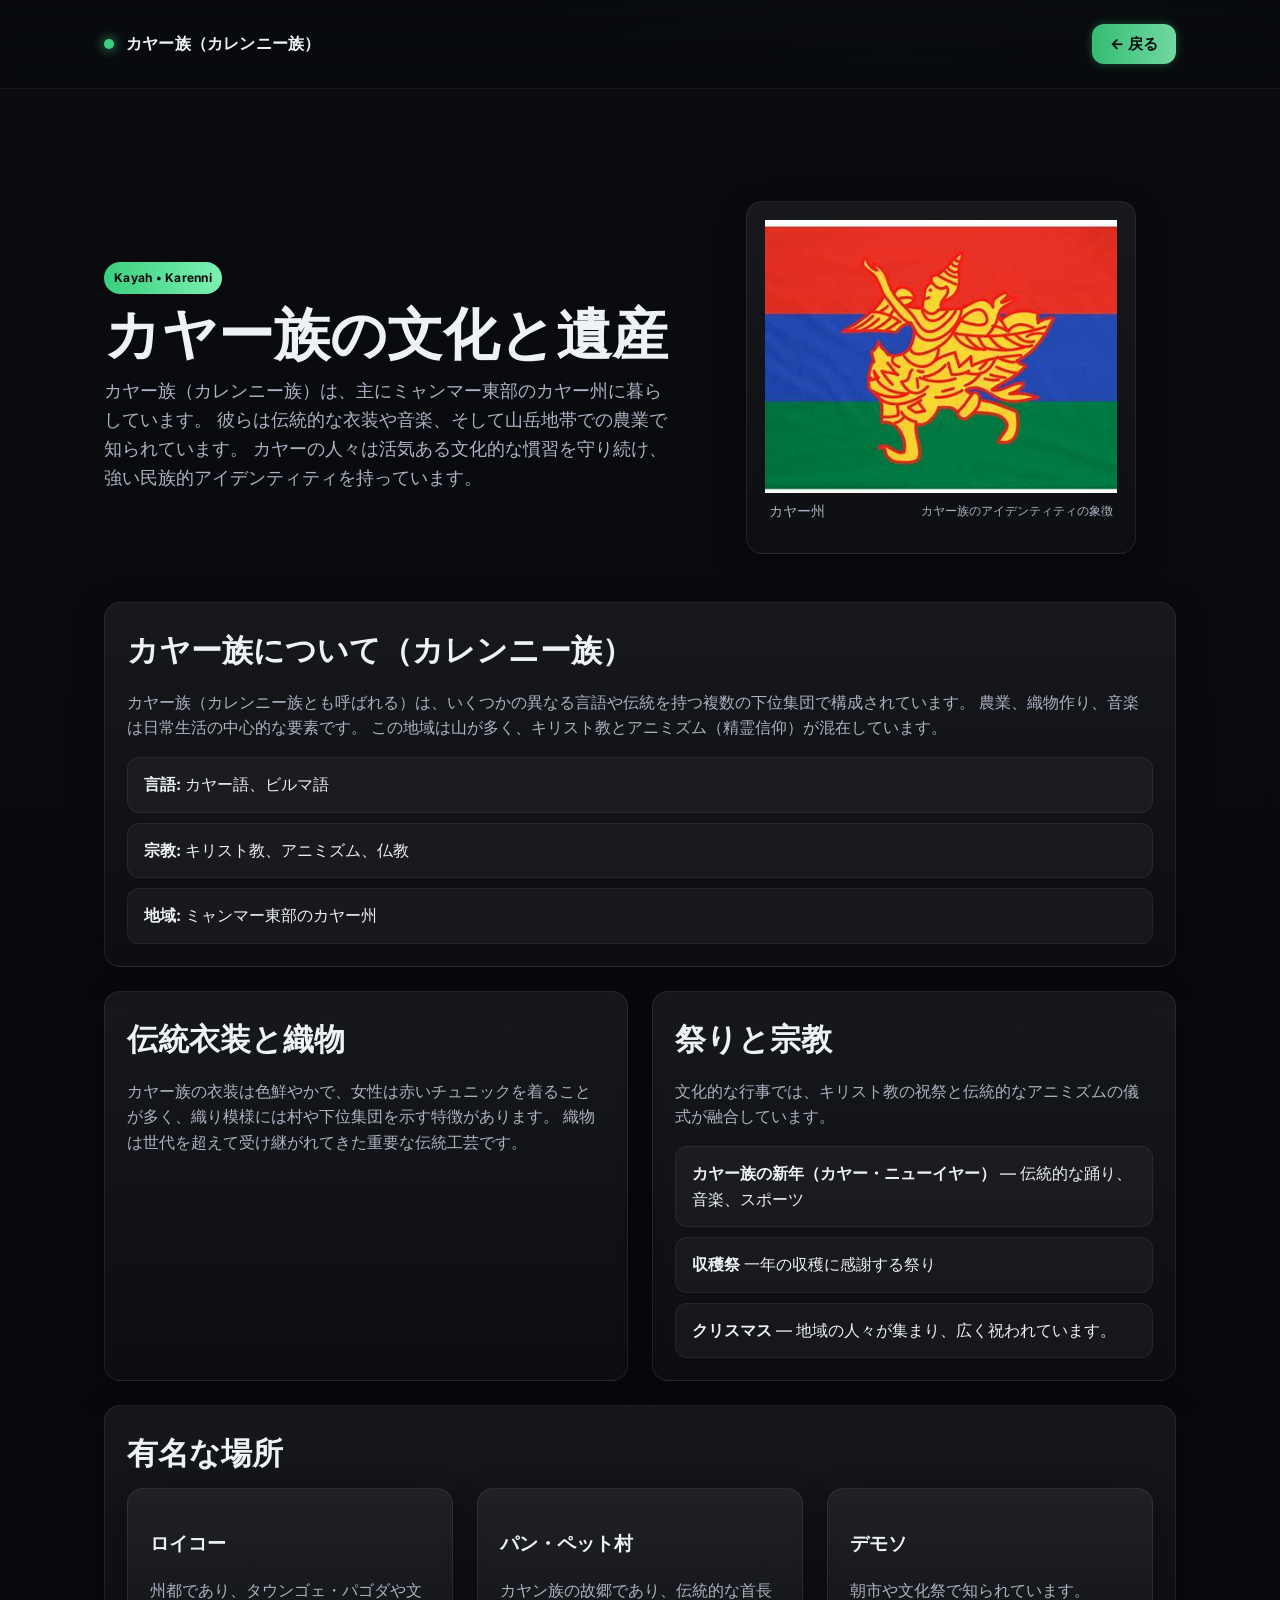
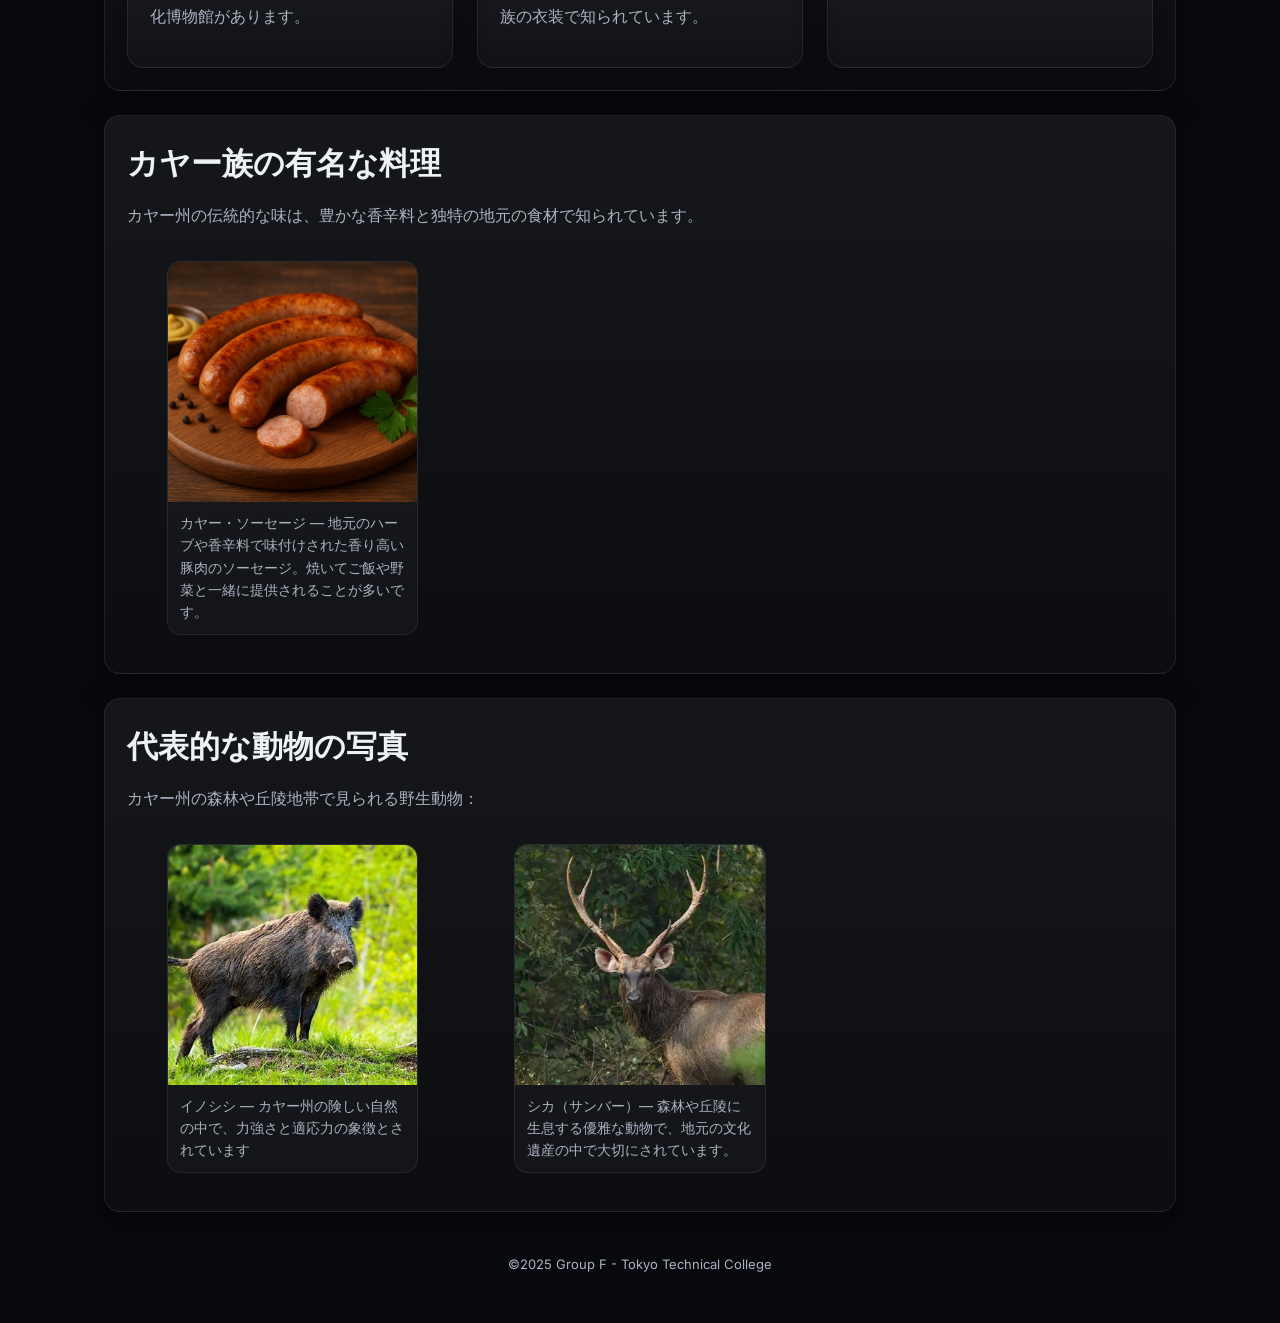
<file: kayah.html>
<!doctype html>
<html lang="en">
<head>
  <meta charset="utf-8" />
  <meta name="viewport" content="width=device-width, initial-scale=1" />
  <title>Kayah — Culture & Heritage of Myanmar</title>
  <meta name="description" content="Premium introduction to the Kayah ethnic group in Myanmar: culture, traditions, religion, famous places, flag, and representative animals." />
  <link rel="preconnect" href="https://fonts.gstatic.com" crossorigin>
  <link href="https://fonts.googleapis.com/css2?family=Inter:wght@400;600;800&display=swap" rel="stylesheet">
  <style>
    :root{
      --bg: #0b0c10;
      --card: #111318;
      --text: #eef1f5;
      --muted: #aab3c2;
      --brand: #29b36b;
      --ring: #3ad07e;
      --shadow: 0 10px 30px rgba(0,0,0,.35);
      --radius: 16px;
      --maxw: 1120px;
    }
    *{box-sizing:border-box}
    html,body{margin:0}
    body{
      font-family: Inter, system-ui, -apple-system, Segoe UI, Roboto, "Helvetica Neue", Arial, "Noto Sans", "Apple Color Emoji","Segoe UI Emoji",sans-serif;
      color: var(--text);
      background: radial-gradient(1200px 600px at 70% -10%, #1a1f2a 20%, transparent 60%), linear-gradient(180deg, #0a0b0f, #08090d 60%);
      line-height: 1.6;
    }
    a{color: var(--brand); text-decoration: none}
    a:hover{text-decoration: underline}
    .container{max-width: var(--maxw); margin: 0 auto; padding: 24px}
    header{
      position: sticky; top:0; z-index: 20; backdrop-filter: blur(8px);
      background: linear-gradient(180deg, rgba(8,10,14,.85), rgba(8,10,14,.55));
      border-bottom: 1px solid rgba(255,255,255,.06);
    }
    .nav{display:flex; align-items:center; justify-content:space-between; gap:16px}
    .brand{display:flex; align-items:center; gap:12px; font-weight:800; letter-spacing:.2px}
    .brand .dot{width:10px; height:10px; border-radius:50%; background:var(--ring); box-shadow:0 0 12px var(--ring)}
    .nav a{color:var(--text); opacity:.9; padding:8px 12px; border-radius:10px}
    .nav a:hover{background:rgba(255,255,255,.06)}

    .hero{
      padding: 72px 0 32px;
      display:grid; grid-template-columns: 1.1fr .9fr; gap:28px; align-items:center;
    }
    @media (max-width: 900px){ .hero{grid-template-columns:1fr; padding-top:48px} }
    .hero h1{font-size: clamp(32px, 4.5vw, 56px); line-height:1.1; margin:0 0 12px}
    .hero p{color:var(--muted); font-size: clamp(14px, 1.5vw, 18px); margin:0}

    .card{
      background: linear-gradient(180deg, rgba(255,255,255,.06), rgba(255,255,255,.02));
      border: 1px solid rgba(255,255,255,.08);
      border-radius: var(--radius);
      box-shadow: var(--shadow);
      overflow: hidden;
    }
    .card-pad{padding:22px}
    .pill{
      display:inline-block; font-size:12px; color:#0a0b0f; background:linear-gradient(90deg, var(--ring), #7df0b2);
      padding:6px 10px; border-radius:999px; font-weight:700; letter-spacing:.25px; margin-bottom:10px;
    }
    section h2{font-size: clamp(22px, 2.4vw, 32px); margin: 0 0 10px}
    .muted{color:var(--muted)}
    .grid-2{display:grid; grid-template-columns: 1fr 1fr; gap:24px}
    .grid-3{display:grid; grid-template-columns: repeat(3, 1fr); gap:24px}
    @media (max-width: 1000px){ .grid-3{grid-template-columns: 1fr 1fr} }
    @media (max-width: 700px){ .grid-2, .grid-3{grid-template-columns:1fr} }

    .list{display:grid; gap:10px; margin: 12px 0 0; padding:0; list-style:none}
    .list li{background: rgba(255,255,255,.04); border:1px solid rgba(255,255,255,.06); padding:14px 16px; border-radius:12px}

    .flag-wrap{padding:18px}
    .flag-caption{display:flex; align-items:center; justify-content:space-between; color:var(--muted); font-size:14px; padding:0 4px 12px}

    .gallery{display:grid; grid-template-columns: repeat(3, 1fr); gap:16px}
    @media (max-width: 900px){ .gallery{grid-template-columns: 1fr 1fr} }
    @media (max-width: 560px){ .gallery{grid-template-columns: 1fr} }

    .gallery figure{
      border-radius: 14px; overflow:hidden; border:1px solid rgba(255,255,255,.08); background:rgba(255,255,255,.03);
      display:block;
    }

    .gallery img{display:block; width:100%; height:240px; object-fit:cover}
    .gallery figcaption{padding:10px 12px; font-size:14px; color:var(--muted)}

   
    .gallery figure.portrait {
      display:flex;
      align-items:center;
      justify-content:center;
      padding:14px;
      min-height:240px; 
    }
    .gallery figure.portrait img {
      height: auto;
      max-height:560px; 
      width: auto;
      max-width:100%;
      object-fit:contain;
      display:block;
    }

    .foot{margin: 42px 0 24px; color: var(--muted); font-size: 13px; text-align:center}
    .nav-links a {
  display: inline-block;
  background: linear-gradient(90deg, var(--ring), #7df0b2);
  color: #0a0b0f;
  font-weight: 700;
  font-size: 15px;
  padding: 8px 18px;
  border-radius: 12px;
  box-shadow: 0 0 10px rgba(58, 208, 126, 0.4);
  transition: all 0.25s ease;
  text-decoration: none;
}

.nav-links a:hover {
  transform: translateY(-2px);
  box-shadow: 0 0 18px rgba(58, 208, 126, 0.8);
  opacity: 0.95;
}


    [data-fade]{opacity:0; transform: translateY(8px); animation: fadeUp .8s ease .05s forwards}
    [data-fade="1"]{animation-delay:.05s}
    [data-fade="2"]{animation-delay:.15s}
    [data-fade="3"]{animation-delay:.25s}
    @keyframes fadeUp{to{opacity:1; transform:none}}
  </style>
</head>
<body>
  <header>
    <div class="container nav" role="navigation" aria-label="Primary">
      <div class="brand">
        <span class="dot" aria-hidden="true"></span>
        <span>カヤー族（カレンニー族）</span>
      </div>
      <nav class="nav-links">
        <a href="ethnic.html">← 戻る</a>
      </nav>
    </div>
  </header>

  <main class="container">
    <!-- HERO -->
    <section class="hero">
      <div>
        <div class="pill" data-fade="1">Kayah • Karenni</div>
        <h1 data-fade="2">カヤー族の文化と遺産</h1>
        <p class="muted" data-fade="3">
          カヤー族（カレンニー族）は、主にミャンマー東部のカヤー州に暮らしています。
彼らは伝統的な衣装や音楽、そして山岳地帯での農業で知られています。
カヤーの人々は活気ある文化的な慣習を守り続け、強い民族的アイデンティティを持っています。
        </p>
      </div>

      <!-- FLAG -->
      <figure id="flag" class="card" aria-label="Flag of Kayah State">
        <div class="flag-wrap">
          <img src="images/kayah.jpg" alt="Flag of Kayah State" style="width:100%;height:auto;">
          <figcaption class="flag-caption">
            <span>カヤー州</span>
            <small>カヤー族のアイデンティティの象徴</small>
          </figcaption>
        </div>
      </figure>
    </section>

    <!-- ABOUT -->
    <section class="card card-pad" id="about" data-fade="1">
      <h2>カヤー族について（カレンニー族）</h2>
      <p class="muted">
        カヤー族（カレンニー族とも呼ばれる）は、いくつかの異なる言語や伝統を持つ複数の下位集団で構成されています。
農業、織物作り、音楽は日常生活の中心的な要素です。
この地域は山が多く、キリスト教とアニミズム（精霊信仰）が混在しています。
      </p>
      <ul class="list">
        <li><strong>言語:</strong> カヤー語、ビルマ語</li>
        <li><strong>宗教:</strong> キリスト教、アニミズム、仏教</li>
        <li><strong>地域:</strong> ミャンマー東部のカヤー州</li>
      </ul>
    </section>

    

    <!-- CULTURE & TRADITIONS -->
    <section class="grid-2" style="margin-top:24px">
      <article class="card card-pad" data-fade="2">
        <h2>伝統衣装と織物</h2>
        <p class="muted">
          カヤー族の衣装は色鮮やかで、女性は赤いチュニックを着ることが多く、織り模様には村や下位集団を示す特徴があります。
織物は世代を超えて受け継がれてきた重要な伝統工芸です。
        </p>
      </article>

      <article class="card card-pad" data-fade="3">
        <h2>祭りと宗教</h2>
        <p class="muted">
          文化的な行事では、キリスト教の祝祭と伝統的なアニミズムの儀式が融合しています。
        </p>
        <ul class="list">
          <li><strong>カヤー族の新年（カヤー・ニューイヤー）</strong> — 伝統的な踊り、音楽、スポーツ</li>
          <li><strong>収穫祭</strong> 一年の収穫に感謝する祭り</li>
          <li><strong>クリスマス</strong> — 地域の人々が集まり、広く祝われています。</li>
        </ul>
      </article>
    </section>

    <!-- FAMOUS PLACES -->
    <section id="places" class="card card-pad" style="margin-top:24px">
      <h2>有名な場所</h2>
      <div class="grid-3" style="margin-top:10px">
        <div class="card card-pad">
          <h3>ロイコー</h3>
          <p class="muted">州都であり、タウンゴェ・パゴダや文化博物館があります。</p>
        </div>
        <div class="card card-pad">
          <h3>パン・ペット村</h3>
          <p class="muted">カヤン族の故郷であり、伝統的な首長族の衣装で知られています。</p>
        </div>
        <div class="card card-pad">
          <h3>デモソ</h3>
          <p class="muted">朝市や文化祭で知られています。</p>
        </div>
      </div>
    </section>

    <!-- FAMOUS FOOD -->
    <section id="food" class="card card-pad" style="margin-top:24px">
      <h2>カヤー族の有名な料理</h2>
      <p class="muted">カヤー州の伝統的な味は、豊かな香辛料と独特の地元の食材で知られています。</p>

      <div class="gallery" style="margin-top:10px">
        <figure>
          <img src="images/kayah_sausage.jpg" alt="Kayah Sausage" loading="lazy">
          <figcaption>カヤー・ソーセージ — 地元のハーブや香辛料で味付けされた香り高い豚肉のソーセージ。焼いてご飯や野菜と一緒に提供されることが多いです。</figcaption>
        </figure>
      </div>
    </section>

    <!-- REPRESENTATIVE ANIMALS -->
    <section id="animals" class="card card-pad" style="margin-top:24px">
      <h2>代表的な動物の写真</h2>
      <p class="muted">カヤー州の森林や丘陵地帯で見られる野生動物：</p>

      <div class="gallery" style="margin-top:10px">
        <figure>
          <img src="images/wild_boar.jpg" alt="Wild Boar (Sus scrofa)" loading="lazy">
          <figcaption>イノシシ — カヤー州の険しい自然の中で、力強さと適応力の象徴とされています</figcaption>
        </figure>

        <figure>
          <img src="images/sambar_deer.jpg" alt="Sambar Deer (Rusa unicolor)" loading="lazy">
          <figcaption>シカ（サンバー）— 森林や丘陵に生息する優雅な動物で、地元の文化遺産の中で大切にされています。</figcaption>
        </figure>
      </div>
    </section>

    

    <p class="foot">&copy;2025 Group F - Tokyo Technical College</p>
  </main>

  <footer></footer>

  <script>
    document.querySelectorAll('a').forEach(link => {
      link.removeAttribute('target');
    });
  </script>
</body>
</html>
</file>
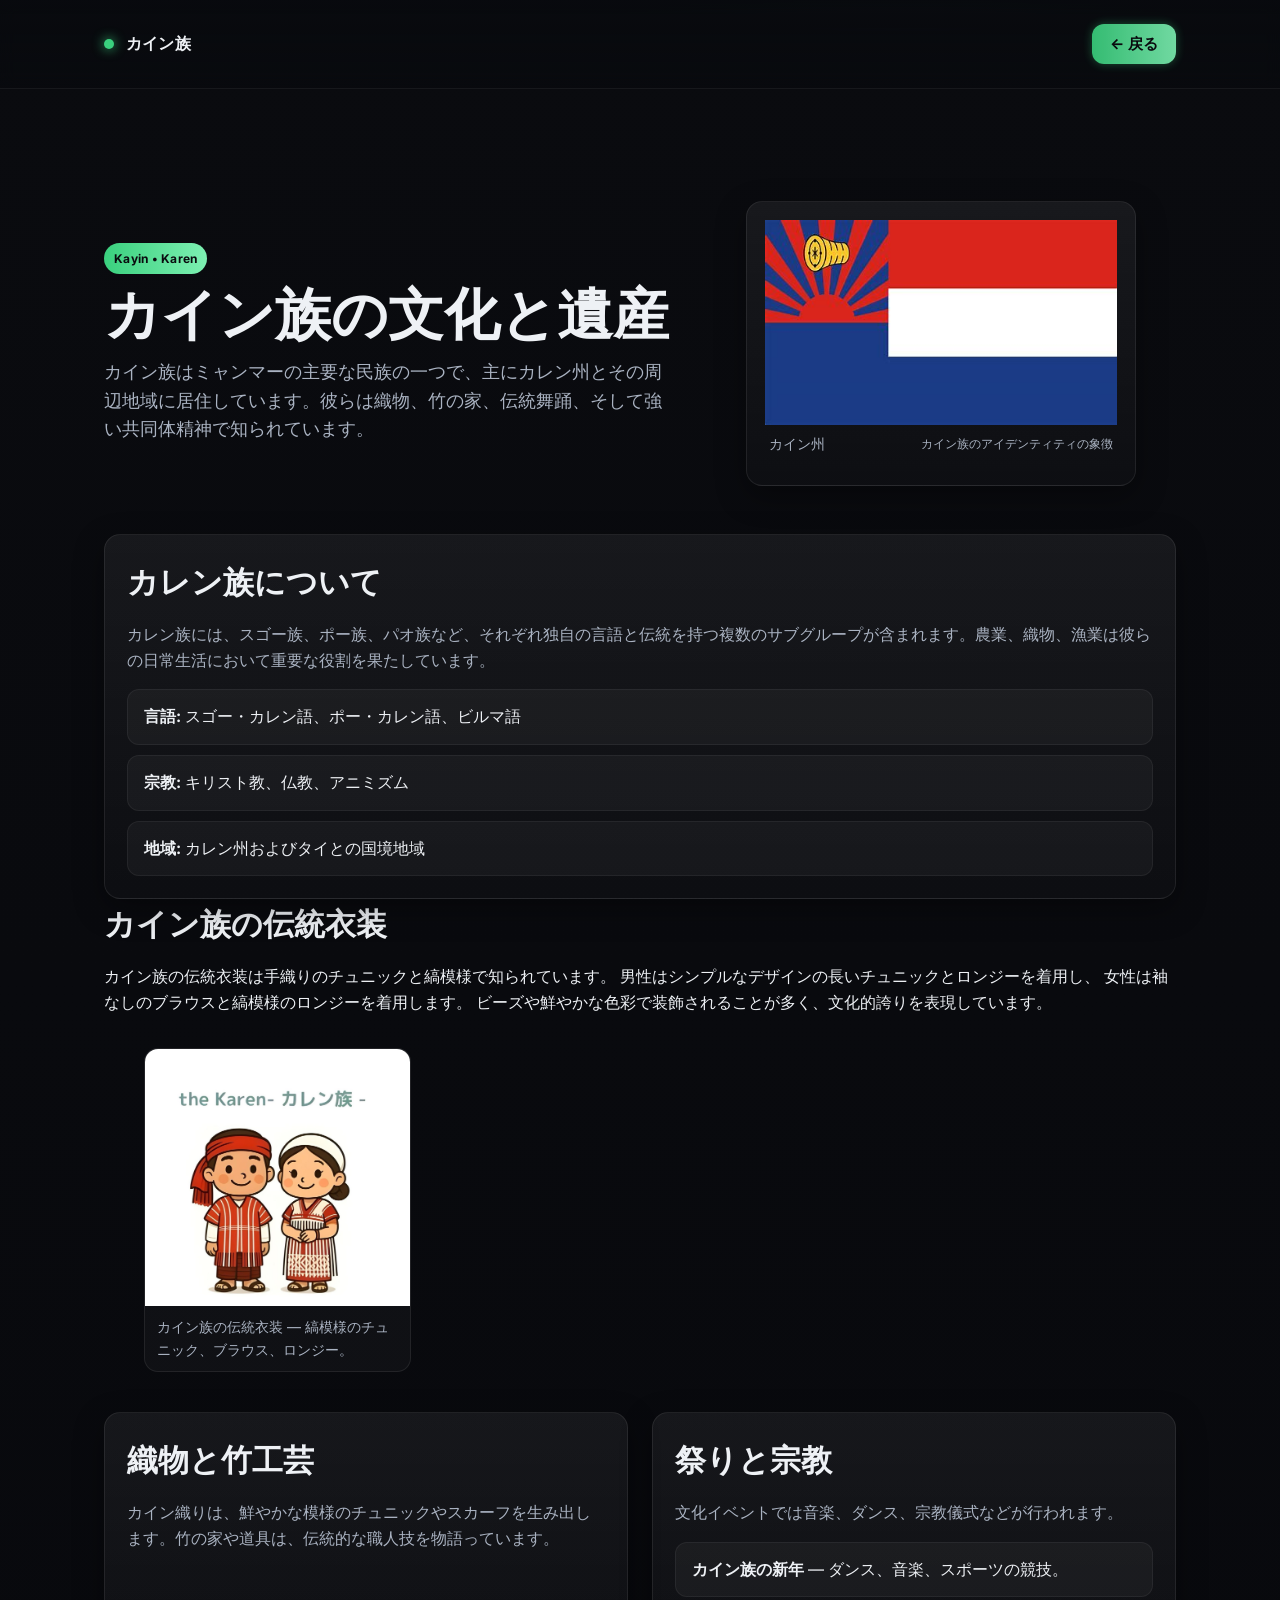
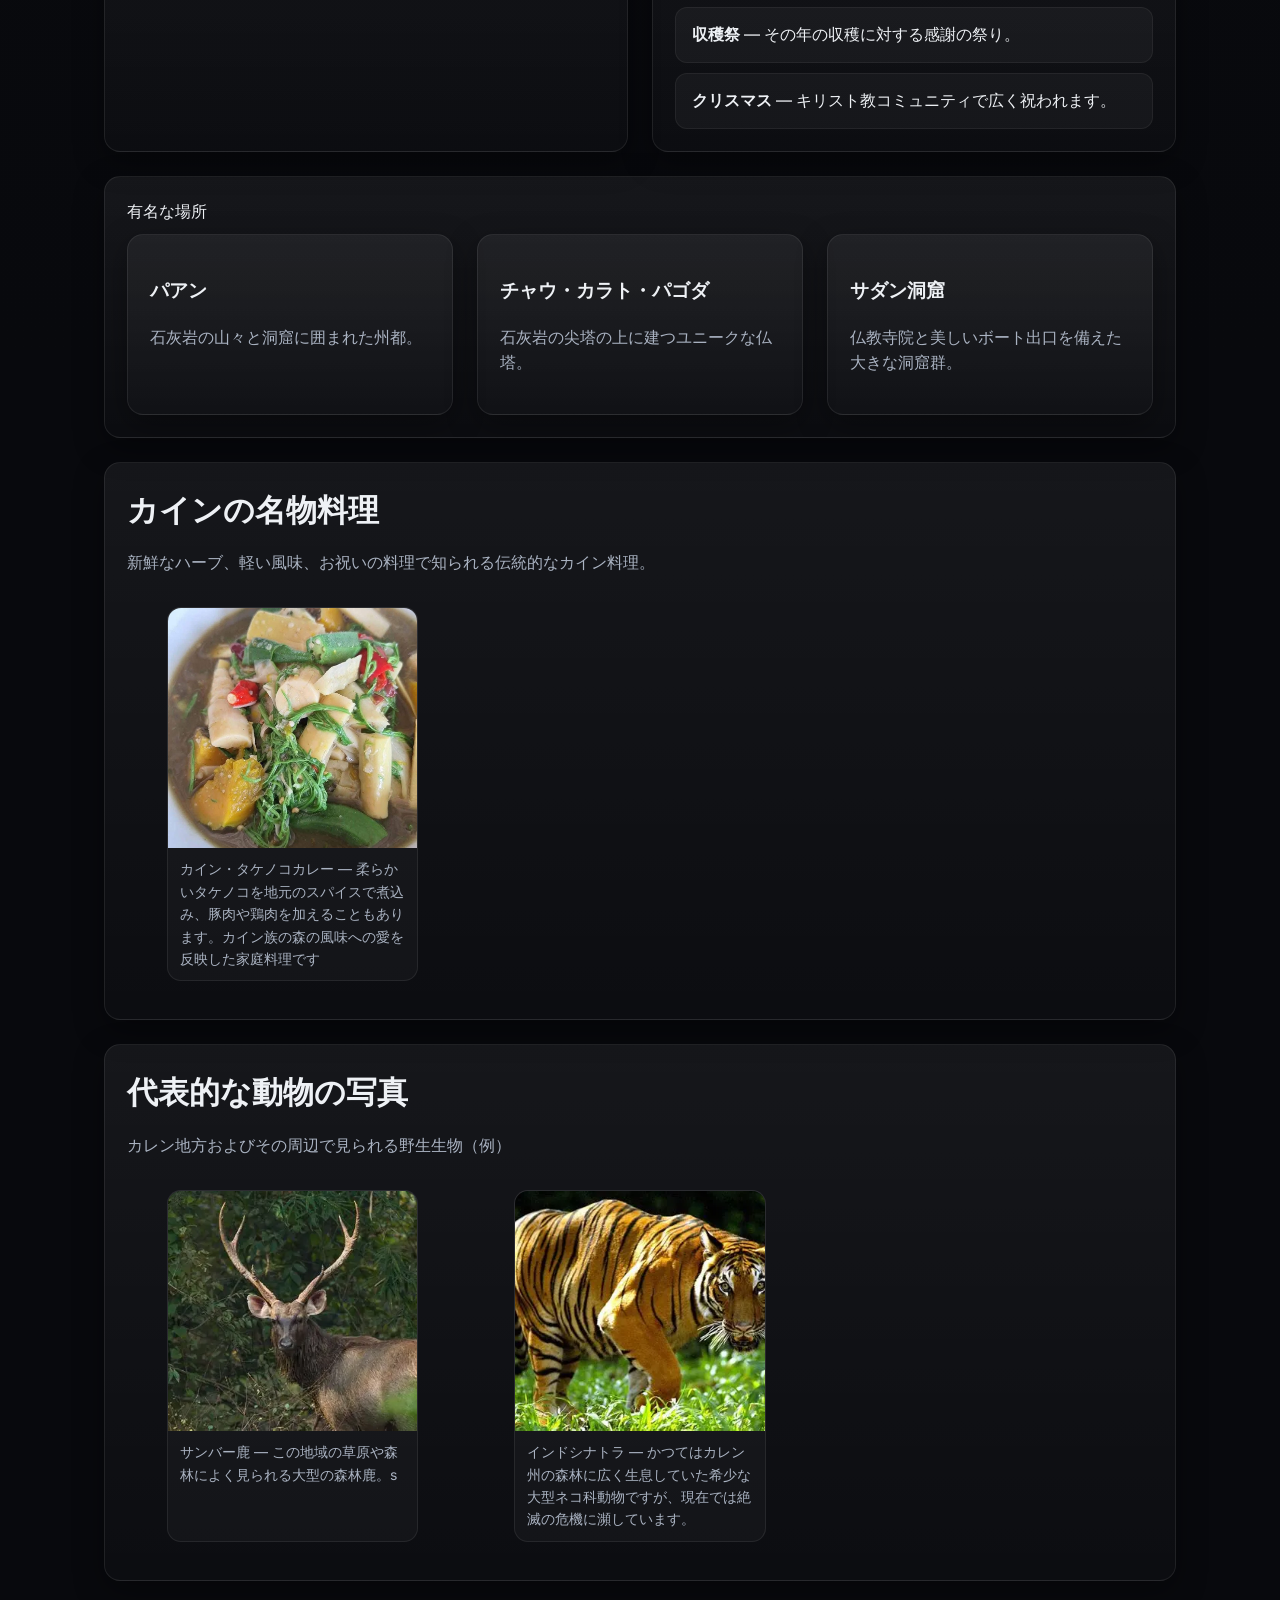
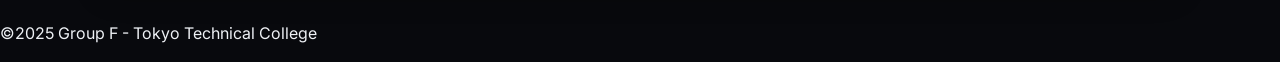
<file: kayin.html>
<!doctype html>
<html lang="en">
<head>
  <meta charset="utf-8" />
  <meta name="viewport" content="width=device-width, initial-scale=1" />
  <title>Kayin — Culture & Heritage of Myanmar</title>
  <meta name="description" content="Premium introduction to the Kayin ethnic group in Myanmar: culture, traditions, religion, famous places, flag, and representative animals." />
  <link rel="preconnect" href="https://fonts.gstatic.com" crossorigin>
  <link href="https://fonts.googleapis.com/css2?family=Inter:wght@400;600;800&display=swap" rel="stylesheet">
  <style>
    :root{
      --bg: #0b0c10;
      --card: #111318;
      --text: #eef1f5;
      --muted: #aab3c2;
      --brand: #29b36b;
      --ring: #3ad07e;
      --shadow: 0 10px 30px rgba(0,0,0,.35);
      --radius: 16px;
      --maxw: 1120px;
    }
    *{box-sizing:border-box}
    html,body{margin:0}
    body{
      font-family: Inter, system-ui, -apple-system, Segoe UI, Roboto, "Helvetica Neue", Arial, "Noto Sans", "Apple Color Emoji","Segoe UI Emoji",sans-serif;
      color: var(--text);
      background: radial-gradient(1200px 600px at 70% -10%, #1a1f2a 20%, transparent 60%), linear-gradient(180deg, #0a0b0f, #08090d 60%);
      line-height: 1.6;
    }
    a{color: var(--brand); text-decoration: none}
    a:hover{text-decoration: underline}
    .container{max-width: var(--maxw); margin: 0 auto; padding: 24px}
    header{
      position: sticky; top:0; z-index: 20; backdrop-filter: blur(8px);
      background: linear-gradient(180deg, rgba(8,10,14,.85), rgba(8,10,14,.55));
      border-bottom: 1px solid rgba(255,255,255,.06);
    }
    .nav{display:flex; align-items:center; justify-content:space-between; gap:16px}
    .brand{display:flex; align-items:center; gap:12px; font-weight:800; letter-spacing:.2px}
    .brand .dot{width:10px; height:10px; border-radius:50%; background:var(--ring); box-shadow:0 0 12px var(--ring)}
    .nav a{color:var(--text); opacity:.9; padding:8px 12px; border-radius:10px}
    .nav a:hover{background:rgba(255,255,255,.06)}

    .hero{
      padding: 72px 0 32px;
      display:grid; grid-template-columns: 1.1fr .9fr; gap:28px; align-items:center;
    }
    @media (max-width: 900px){ .hero{grid-template-columns:1fr; padding-top:48px} }
    .hero h1{font-size: clamp(32px, 4.5vw, 56px); line-height:1.1; margin:0 0 12px}
    .hero p{color:var(--muted); font-size: clamp(14px, 1.5vw, 18px); margin:0}

    .card{
      background: linear-gradient(180deg, rgba(255,255,255,.06), rgba(255,255,255,.02));
      border: 1px solid rgba(255,255,255,.08);
      border-radius: var(--radius);
      box-shadow: var(--shadow);
      overflow: hidden;
    }
    .card-pad{padding:22px}
    .pill{
      display:inline-block; font-size:12px; color:#0a0b0f; background:linear-gradient(90deg, var(--ring), #7df0b2);
      padding:6px 10px; border-radius:999px; font-weight:700; letter-spacing:.25px; margin-bottom:10px;
    }
    section h2{font-size: clamp(22px, 2.4vw, 32px); margin: 0 0 10px}
    .muted{color:var(--muted)}
    .grid-2{display:grid; grid-template-columns: 1fr 1fr; gap:24px}
    .grid-3{display:grid; grid-template-columns: repeat(3, 1fr); gap:24px}
    @media (max-width: 1000px){ .grid-3{grid-template-columns: 1fr 1fr} }
    @media (max-width: 700px){ .grid-2, .grid-3{grid-template-columns:1fr} }

    .list{display:grid; gap:10px; margin: 12px 0 0; padding:0; list-style:none}
    .list li{background: rgba(255,255,255,.04); border:1px solid rgba(255,255,255,.06); padding:14px 16px; border-radius:12px}

    .flag-wrap{padding:18px}
    .flag-caption{display:flex; align-items:center; justify-content:space-between; color:var(--muted); font-size:14px; padding:0 4px 12px}

    .gallery{display:grid; grid-template-columns: repeat(3, 1fr); gap:16px}
    @media (max-width: 900px){ .gallery{grid-template-columns: 1fr 1fr} }
    @media (max-width: 560px){ .gallery{grid-template-columns: 1fr} }
    .gallery figure{
      border-radius: 14px; overflow:hidden; border:1px solid rgba(255,255,255,.08); background:rgba(255,255,255,.03)
    }
    .gallery img{display:block; width:100%; height:240px; object-fit:cover}
    .gallery figcaption{padding:10px 12px; font-size:14px; color:var(--muted)}

    .foot{margin: 42px 0 24px; color: var(--muted); font-size: 13px; text-align:center}
    .nav-links a {
  display: inline-block;
  background: linear-gradient(90deg, var(--ring), #7df0b2);
  color: #0a0b0f;
  font-weight: 700;
  font-size: 15px;
  padding: 8px 18px;
  border-radius: 12px;
  box-shadow: 0 0 10px rgba(58, 208, 126, 0.4);
  transition: all 0.25s ease;
  text-decoration: none;
}

.nav-links a:hover {
  transform: translateY(-2px);
  box-shadow: 0 0 18px rgba(58, 208, 126, 0.8);
  opacity: 0.95;
}


    [data-fade]{opacity:0; transform: translateY(8px); animation: fadeUp .8s ease .05s forwards}
    [data-fade="1"]{animation-delay:.05s}
    [data-fade="2"]{animation-delay:.15s}
    [data-fade="3"]{animation-delay:.25s}
    @keyframes fadeUp{to{opacity:1; transform:none}}
  </style>
</head>
<body>
  <header>
    <div class="container nav" role="navigation" aria-label="Primary">
      <div class="brand">
        <span class="dot" aria-hidden="true"></span>
        <span>カイン族</span>
         </div>
    <nav class="nav-links">
        <a href="ethnic.html">← 戻る</a>
      </nav>
      </div>
   
  </header>

  <main class="container">
    <!-- HERO -->
    <section class="hero">
      <div>
        <div class="pill" data-fade="1">Kayin • Karen</div>
        <h1 data-fade="2">カイン族の文化と遺産</h1>
        <p class="muted" data-fade="3">
        カイン族はミャンマーの主要な民族の一つで、主にカレン州とその周辺地域に居住しています。彼らは織物、竹の家、伝統舞踊、そして強い共同体精神で知られています。
        </p>
      </div>

      <!-- FLAG -->
      <figure id="flag" class="card" aria-label="Flag of Kayin State">
        <div class="flag-wrap">
          <img src="images/kayin.jpg" 
               alt="Flag of Kayin State" style="width:100%;height:auto;">
          <figcaption class="flag-caption">
            <span>カイン州</span>
            <small>カイン族のアイデンティティの象徴</small>
          </figcaption>
        </div>
      </figure>
    </section>

    <!-- ABOUT -->
    <section class="card card-pad" id="about" data-fade="1">
      <h2>カレン族について</h2>
      <p class="muted">
        カレン族には、スゴー族、ポー族、パオ族など、それぞれ独自の言語と伝統を持つ複数のサブグループが含まれます。農業、織物、漁業は彼らの日常生活において重要な役割を果たしています。
      </p>
      <ul class="list">
        <li><strong>言語:</strong> スゴー・カレン語、ポー・カレン語、ビルマ語</li>
        <li><strong>宗教:</strong> キリスト教、仏教、アニミズム</li>
        <li><strong>地域:</strong> カレン州およびタイとの国境地域
</li>
      </ul>
    </section>
    <section class="section">
  <h2>カイン族の伝統衣装</h2>
  <p>
    カイン族の伝統衣装は手織りのチュニックと縞模様で知られています。  
    男性はシンプルなデザインの長いチュニックとロンジーを着用し、  
    女性は袖なしのブラウスと縞模様のロンジーを着用します。  
    ビーズや鮮やかな色彩で装飾されることが多く、文化的誇りを表現しています。
  </p>
  <div class="gallery" style="margin-top:10px;">
    <figure>
      <img src="images/kayin_dress.jpg" alt="カイン族の伝統衣装" loading="lazy"
           style="width:100%; height:auto; object-fit:contain;">
      <figcaption>カイン族の伝統衣装 — 縞模様のチュニック、ブラウス、ロンジー。</figcaption>
    </figure>
  </div>
</section>



    <!-- CULTURE & TRADITIONS -->
    <section class="grid-2" style="margin-top:24px">
      <article class="card card-pad" data-fade="2">
        <h2>織物と竹工芸</h2>
        <p class="muted">
          カイン織りは、鮮やかな模様のチュニックやスカーフを生み出します。竹の家や道具は、伝統的な職人技を物語っています。

        </p>
      </article>

      <article class="card card-pad" data-fade="3">
        <h2>祭りと宗教</h2>
        <p class="muted">
          文化イベントでは音楽、ダンス、宗教儀式などが行われます。

        </p>
        <ul class="list">
          <li><strong>カイン族の新年</strong> — ダンス、音楽、スポーツの競技。</li>
          <li><strong>収穫祭</strong> — その年の収穫に対する感謝の祭り。</li>
          <li><strong>クリスマス</strong> — キリスト教コミュニティで広く祝われます。</li>
        </ul>
      </article>
    </section>

    <!-- FAMOUS PLACES -->
    <section id="places" class="card card-pad" style="margin-top:24px">
      <h>有名な場所</h></h2>
      <div class="grid-3" style="margin-top:10px">
        <div class="card card-pad">
          <h3>パアン</h3>
          <p class="muted">石灰岩の山々と洞窟に囲まれた州都。</p>
        </div>
        <div class="card card-pad">
          <h3>チャウ・カラト・パゴダ</h3>
          <p class="muted">石灰岩の尖塔の上に建つユニークな仏塔。</p>
        </div>
        <div class="card card-pad">
          <h3>サダン洞窟</h3>
          <p class="muted">仏教寺院と美しいボート出口を備えた大きな洞窟群。</p>
        </div>
      </div>
    </section>
    <!-- FAMOUS FOOD -->
<section id="food" class="card card-pad" style="margin-top:24px">
  <h2>カインの名物料理</h2>
  <p class="muted">新鮮なハーブ、軽い風味、お祝いの料理で知られる伝統的なカイン料理。</p>

  <div class="gallery" style="margin-top:10px">

    <figure>
      <img src="images/kayin_bamboo_shoot_curry.jpg"
           alt="Kayin Bamboo Shoot Curry" loading="lazy">
      <figcaption>カイン・タケノコカレー ― 柔らかいタケノコを地元のスパイスで煮込み、豚肉や鶏肉を加えることもあります。カイン族の森の風味への愛を反映した家庭料理です</figcaption>
    </figure>

  </div>
</section>


    <!-- REPRESENTATIVE ANIMALS -->
<section id="animals" class="card card-pad" style="margin-top:24px">
  <h2>代表的な動物の写真</h2>
  <p class="muted">カレン地方およびその周辺で見られる野生生物（例）</p>
  <div class="gallery" style="margin-top:10px">
    <figure>
      <img src="images/sambar_deer.jpg" 
           alt="Sambar Deer" loading="lazy">
      <figcaption>サンバー鹿 — この地域の草原や森林によく見られる大型の森林鹿。s</figcaption>
    </figure>
    <figure>
      <img src="images/indochinese_tiger.jpg" 
           alt="Indochinese Tiger" loading="lazy">
      <figcaption>インドシナトラ — かつてはカレン州の森林に広く生息していた希少な大型ネコ科動物ですが、現在では絶滅の危機に瀕しています。</figcaption>
    </figure>
  </div>
</section>
</form>

    
  </main>

    <footer>
    <p>&copy;2025 Group F - Tokyo Technical College</p>
  </footer>
  </main>
</body>
</html>
<script>
  document.querySelectorAll('a').forEach(link => {
    link.removeAttribute('target');
  });
</script>
</file>
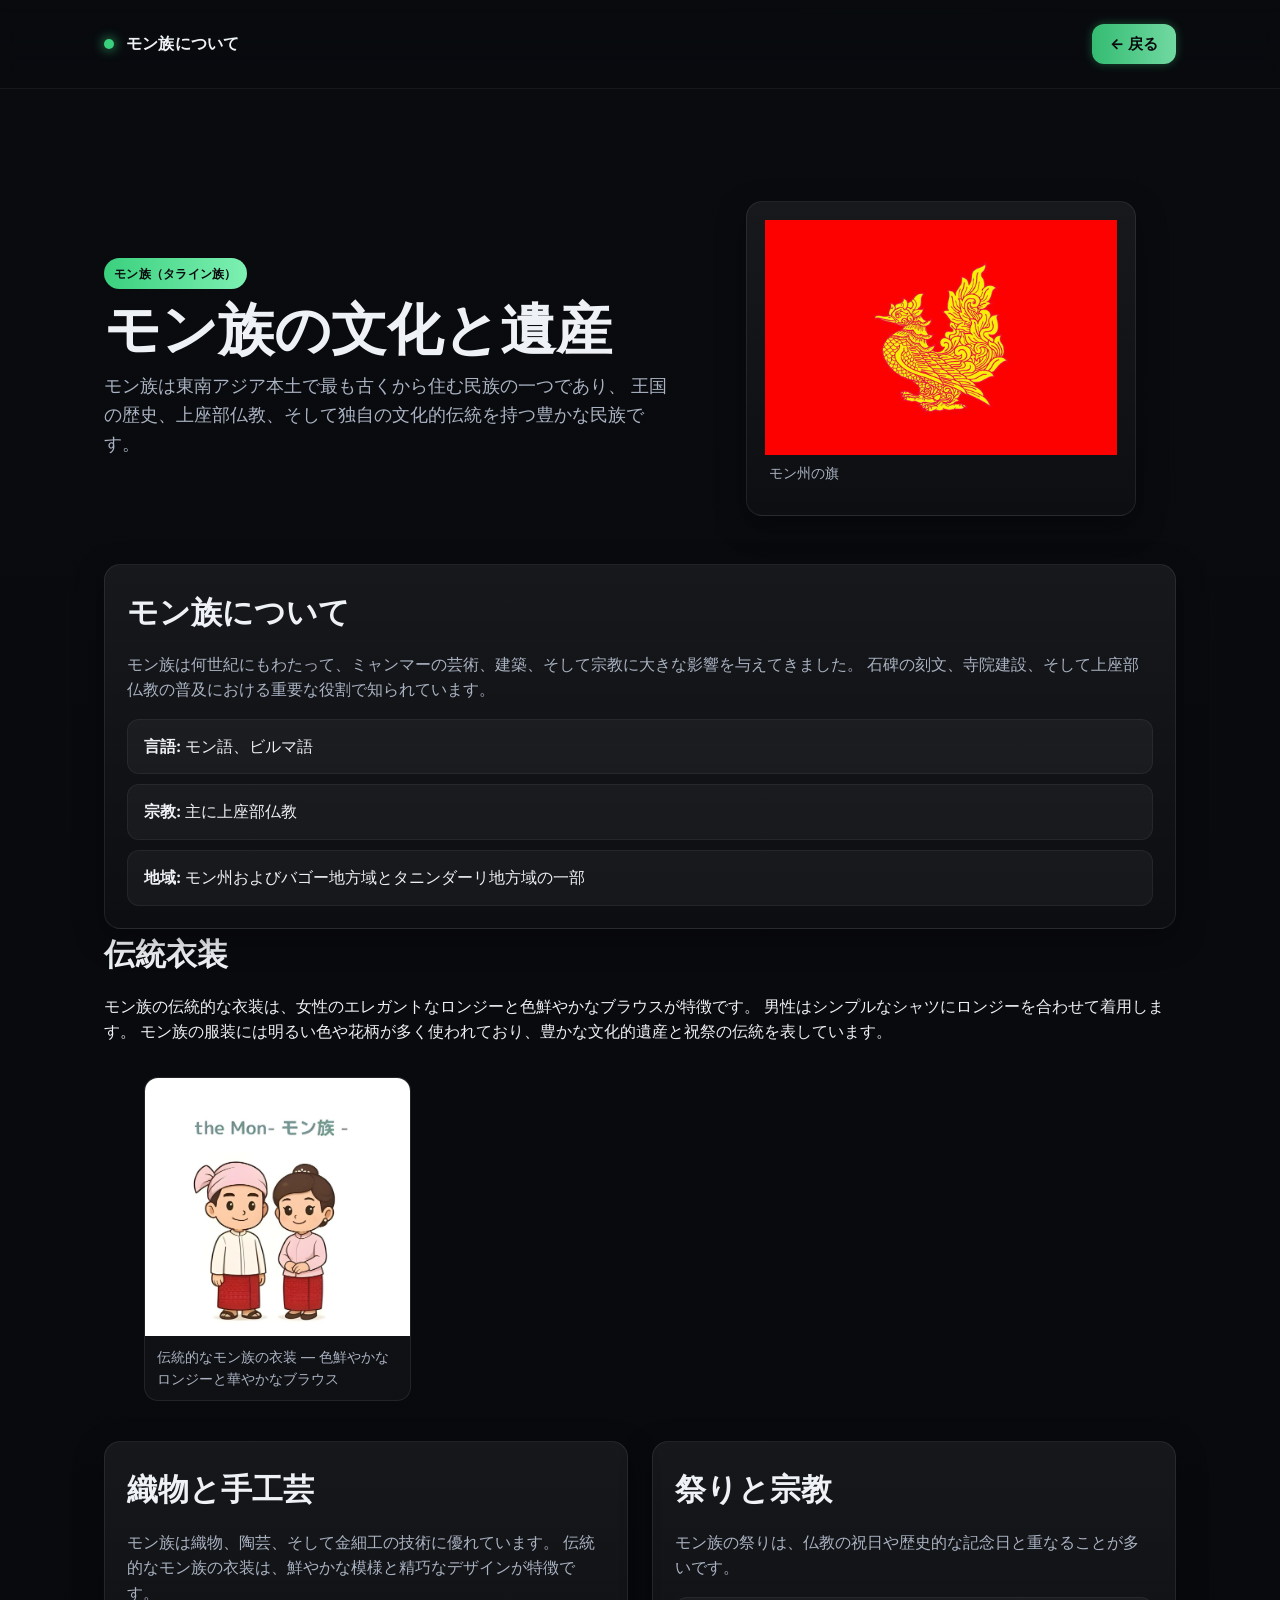
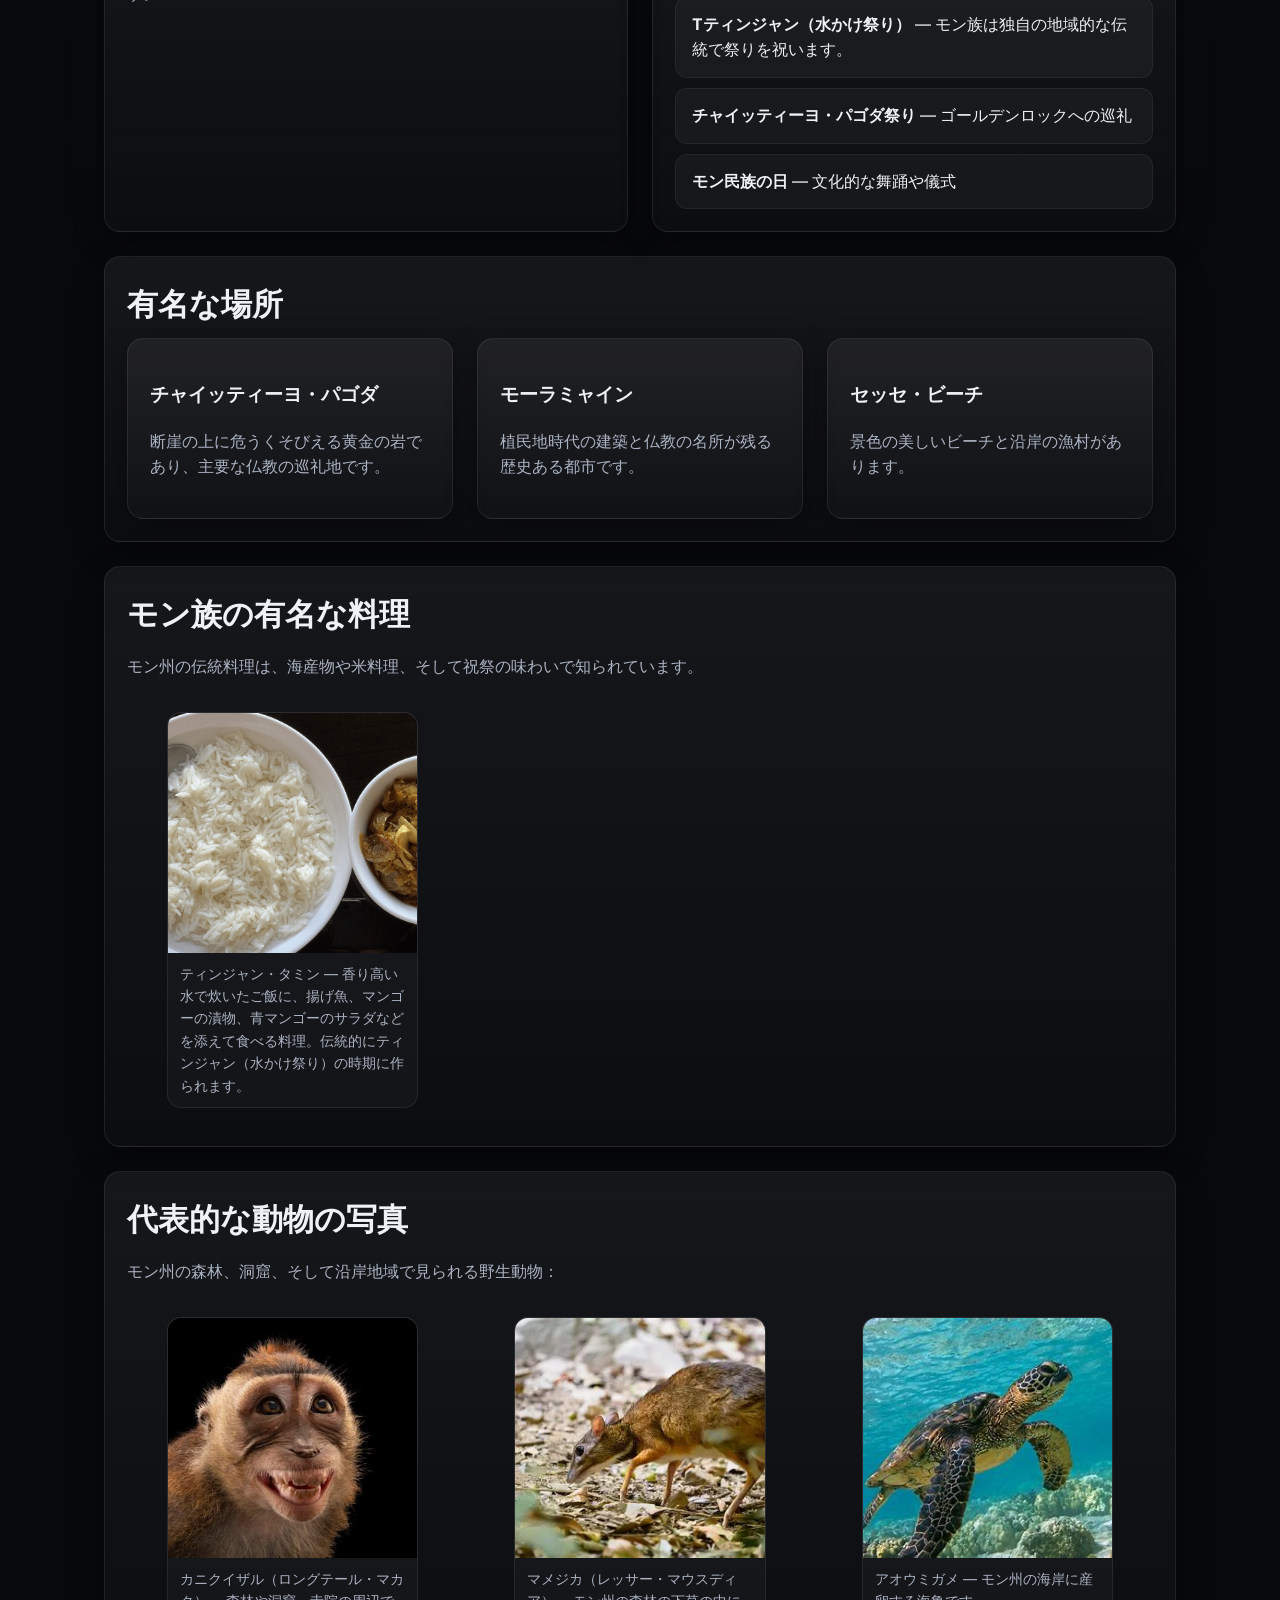
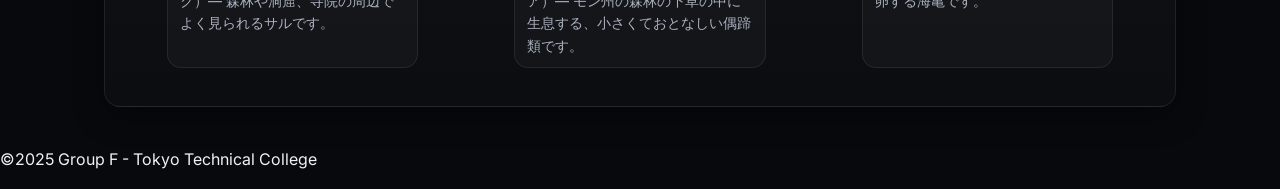
<file: mon.html>
<!doctype html>
<html lang="en">
<head>
  <meta charset="utf-8" />
  <meta name="viewport" content="width=device-width, initial-scale=1" />
  <title>Mon — Culture & Heritage of Myanmar</title>
  <meta name="description" content="Premium introduction to the Mon ethnic group in Myanmar: culture, traditions, religion, famous places, flag, and representative animals." />
  <link rel="preconnect" href="https://fonts.gstatic.com" crossorigin>
  <link href="https://fonts.googleapis.com/css2?family=Inter:wght@400;600;800&display=swap" rel="stylesheet">
  <style>
    :root{
      --bg: #0b0c10;
      --card: #111318;
      --text: #eef1f5;
      --muted: #aab3c2;
      --brand: #29b36b;
      --ring: #3ad07e;
      --shadow: 0 10px 30px rgba(0,0,0,.35);
      --radius: 16px;
      --maxw: 1120px;
    }
    *{box-sizing:border-box}
    html,body{margin:0}
    body{
      font-family: Inter, system-ui, -apple-system, Segoe UI, Roboto, "Helvetica Neue", Arial, "Noto Sans", "Apple Color Emoji","Segoe UI Emoji",sans-serif;
      color: var(--text);
      background: radial-gradient(1200px 600px at 70% -10%, #1a1f2a 20%, transparent 60%), linear-gradient(180deg, #0a0b0f, #08090d 60%);
      line-height: 1.6;
    }
    a{color: var(--brand); text-decoration: none}
    a:hover{text-decoration: underline}
    .container{max-width: var(--maxw); margin: 0 auto; padding: 24px}
    header{
      position: sticky; top:0; z-index: 20; backdrop-filter: blur(8px);
      background: linear-gradient(180deg, rgba(8,10,14,.85), rgba(8,10,14,.55));
      border-bottom: 1px solid rgba(255,255,255,.06);
    }
    .nav{display:flex; align-items:center; justify-content:space-between; gap:16px}
    .brand{display:flex; align-items:center; gap:12px; font-weight:800; letter-spacing:.2px}
    .brand .dot{width:10px; height:10px; border-radius:50%; background:var(--ring); box-shadow:0 0 12px var(--ring)}
    .nav a{color:var(--text); opacity:.9; padding:8px 12px; border-radius:10px}
    .nav a:hover{background:rgba(255,255,255,.06)}

    .hero{
      padding: 72px 0 32px;
      display:grid; grid-template-columns: 1.1fr .9fr; gap:28px; align-items:center;
    }
    @media (max-width: 900px){ .hero{grid-template-columns:1fr; padding-top:48px} }
    .hero h1{font-size: clamp(32px, 4.5vw, 56px); line-height:1.1; margin:0 0 12px}
    .hero p{color:var(--muted); font-size: clamp(14px, 1.5vw, 18px); margin:0}

    .card{
      background: linear-gradient(180deg, rgba(255,255,255,.06), rgba(255,255,255,.02));
      border: 1px solid rgba(255,255,255,.08);
      border-radius: var(--radius);
      box-shadow: var(--shadow);
      overflow: hidden;
    }
    .card-pad{padding:22px}
    .pill{
      display:inline-block; font-size:12px; color:#0a0b0f; background:linear-gradient(90deg, var(--ring), #7df0b2);
      padding:6px 10px; border-radius:999px; font-weight:700; letter-spacing:.25px; margin-bottom:10px;
    }
    section h2{font-size: clamp(22px, 2.4vw, 32px); margin: 0 0 10px}
    .muted{color:var(--muted)}
    .grid-2{display:grid; grid-template-columns: 1fr 1fr; gap:24px}
    .grid-3{display:grid; grid-template-columns: repeat(3, 1fr); gap:24px}
    @media (max-width: 1000px){ .grid-3{grid-template-columns: 1fr 1fr} }
    @media (max-width: 700px){ .grid-2, .grid-3{grid-template-columns:1fr} }

    .list{display:grid; gap:10px; margin: 12px 0 0; padding:0; list-style:none}
    .list li{background: rgba(255,255,255,.04); border:1px solid rgba(255,255,255,.06); padding:14px 16px; border-radius:12px}

    .flag-wrap{padding:18px}
    .flag-caption{display:flex; align-items:center; justify-content:space-between; color:var(--muted); font-size:14px; padding:0 4px 12px}

    .gallery{display:grid; grid-template-columns: repeat(3, 1fr); gap:16px}
    @media (max-width: 900px){ .gallery{grid-template-columns: 1fr 1fr} }
    @media (max-width: 560px){ .gallery{grid-template-columns: 1fr} }
    .gallery figure{
      border-radius: 14px; overflow:hidden; border:1px solid rgba(255,255,255,.08); background:rgba(255,255,255,.03)
    }
    .gallery img{display:block; width:100%; height:240px; object-fit:cover}
    .gallery figcaption{padding:10px 12px; font-size:14px; color:var(--muted)}

    .foot{margin: 42px 0 24px; color: var(--muted); font-size: 13px; text-align:center}
    .nav-links a {
  display: inline-block;
  background: linear-gradient(90deg, var(--ring), #7df0b2);
  color: #0a0b0f;
  font-weight: 700;
  font-size: 15px;
  padding: 8px 18px;
  border-radius: 12px;
  box-shadow: 0 0 10px rgba(58, 208, 126, 0.4);
  transition: all 0.25s ease;
  text-decoration: none;
}

.nav-links a:hover {
  transform: translateY(-2px);
  box-shadow: 0 0 18px rgba(58, 208, 126, 0.8);
  opacity: 0.95;
}


    [data-fade]{opacity:0; transform: translateY(8px); animation: fadeUp .8s ease .05s forwards}
    [data-fade="1"]{animation-delay:.05s}
    [data-fade="2"]{animation-delay:.15s}
    [data-fade="3"]{animation-delay:.25s}
    @keyframes fadeUp{to{opacity:1; transform:none}}
  </style>
</head>
<body>
  <header>
    <div class="container nav" role="navigation" aria-label="Primary">
      <div class="brand">
        <span class="dot" aria-hidden="true"></span>
        <span>モン族について</span>
      </div>
     <nav class="nav-links">
        <a href="ethnic.html">← 戻る</a>
      </nav>
    </div>
  </header>

  <main class="container">
    <!-- HERO -->
    <section class="hero">
      <div>
        <div class="pill" data-fade="1">モン族（タライン族）</div>
        <h1 data-fade="2">モン族の文化と遺産</h1>
        <p class="muted" data-fade="3">
          モン族は東南アジア本土で最も古くから住む民族の一つであり、
王国の歴史、上座部仏教、そして独自の文化的伝統を持つ豊かな民族です。
        </p>
      </div>

      <!-- FLAG -->
      <figure id="flag" class="card" aria-label="Flag of Mon State">
        <div class="flag-wrap">
          <img src="images/mon_state_flag.jpg" 
               alt="Flag of Mon State" style="width:100%;height:auto;">
          <figcaption class="flag-caption">
            <span>モン州の旗</span>
            <small></small>
          </figcaption>
        </div>
      </figure>
    </section>

    <!-- ABOUT -->
    <section class="card card-pad" id="about" data-fade="1">
      <h2>モン族について</h2>
      <p class="muted">
       モン族は何世紀にもわたって、ミャンマーの芸術、建築、そして宗教に大きな影響を与えてきました。
石碑の刻文、寺院建設、そして上座部仏教の普及における重要な役割で知られています。
      <ul class="list">
        <li><strong>言語:</strong> モン語、ビルマ語</li>
        <li><strong>宗教:</strong> 主に上座部仏教</li>
        <li><strong>地域:</strong> モン州およびバゴー地方域とタニンダーリ地方域の一部</li>
      </ul>
    </section>
    <section class="section">
  <h2>伝統衣装</h2>
  <p>
    モン族の伝統的な衣装は、女性のエレガントなロンジーと色鮮やかなブラウスが特徴です。
男性はシンプルなシャツにロンジーを合わせて着用します。
モン族の服装には明るい色や花柄が多く使われており、豊かな文化的遺産と祝祭の伝統を表しています。
  </p>
  <div class="gallery" style="margin-top:10px;">
    <figure>
      <img src="images/mon_dress.jpg" alt="Traditional Mon Dress" loading="lazy"
           style="width:100%; height:auto; object-fit:contain;">
      <figcaption>伝統的なモン族の衣装 — 色鮮やかなロンジーと華やかなブラウス</figcaption>
    </figure>
  </div>
</section>


    <!-- CULTURE & TRADITIONS -->
    <section class="grid-2" style="margin-top:24px">
      <article class="card card-pad" data-fade="2">
        <h2>織物と手工芸</h2>
        <p class="muted">
          モン族は織物、陶芸、そして金細工の技術に優れています。
伝統的なモン族の衣装は、鮮やかな模様と精巧なデザインが特徴です。
        </p>
      </article>

      <article class="card card-pad" data-fade="3">
        <h2>祭りと宗教</h2>
        <p class="muted">
          モン族の祭りは、仏教の祝日や歴史的な記念日と重なることが多いです。
        </p>
        <ul class="list">
          <li><strong>Tティンジャン（水かけ祭り）</strong> — モン族は独自の地域的な伝統で祭りを祝います。</li>
          <li><strong>チャイッティーヨ・パゴダ祭り</strong> — ゴールデンロックへの巡礼</li>
          <li><strong>モン民族の日</strong> — 文化的な舞踊や儀式</li>
        </ul>
      </article>
    </section>

    <!-- FAMOUS PLACES -->
    <section id="places" class="card card-pad" style="margin-top:24px">
      <h2>有名な場所</h2>
      <div class="grid-3" style="margin-top:10px">
        <div class="card card-pad">
          <h3>チャイッティーヨ・パゴダ</h3>
          <p class="muted">断崖の上に危うくそびえる黄金の岩であり、主要な仏教の巡礼地です。</p>
        </div>
        <div class="card card-pad">
          <h3>モーラミャイン</h3>
          <p class="muted">植民地時代の建築と仏教の名所が残る歴史ある都市です。</p>
        </div>
        <div class="card card-pad">
          <h3>セッセ・ビーチ</h3>
          <p class="muted">景色の美しいビーチと沿岸の漁村があります。</p>
        </div>
      </div>
    </section>
    <!-- FAMOUS FOOD -->
<section id="food" class="card card-pad" style="margin-top:24px">
  <h2>モン族の有名な料理</h2>
  <p class="muted">モン州の伝統料理は、海産物や米料理、そして祝祭の味わいで知られています。</p>

  <div class="gallery" style="margin-top:10px">
    
    <figure>
      <img src="images/thingyan_htamin.jpg"
           alt="Thingyan Htamin (Festival Rice)" loading="lazy">
      <figcaption>ティンジャン・タミン — 香り高い水で炊いたご飯に、揚げ魚、マンゴーの漬物、青マンゴーのサラダなどを添えて食べる料理。伝統的にティンジャン（水かけ祭り）の時期に作られます。</figcaption>
    </figure>

    
  </div>
</section>


  </div>
</section>


    <!-- REPRESENTATIVE ANIMALS -->
<section id="animals" class="card card-pad" style="margin-top:24px">
  <h2>代表的な動物の写真</h2>
  <p class="muted">モン州の森林、洞窟、そして沿岸地域で見られる野生動物：</p>

  <div class="gallery" style="margin-top:10px">
    
    <figure>
    
      <img src="images/long_tailed_macaque.jpg"
           alt="Long-tailed Macaque (Macaca fascicularis)" loading="lazy">
      <figcaption>カニクイザル（ロングテール・マカク）— 森林や洞窟、寺院の周辺でよく見られるサルです。</figcaption>
    </figure>
    <figure>
      <img src="images/lesser_mouse_deer.jpg"
           alt="Lesser Mouse-deer (Tragulus kanchil)" loading="lazy">
      <figcaption>マメジカ（レッサー・マウスディア）— モン州の森林の下草の中に生息する、小さくておとなしい偶蹄類です。</figcaption>
    </figure>

  <figure>
          <img src="images/green_sea_turtle.jpg" 
               alt="Green Sea Turtle" loading="lazy">
          <figcaption>アオウミガメ — モン州の海岸に産卵する海亀です。</figcaption>
        </figure>
      </div>
    </form>

    
  </main>
<footer>
    <p>&copy;2025 Group F - Tokyo Technical College</p>
  </footer>
    
  </main>
</body>
</html>
<script>
  document.querySelectorAll('a').forEach(link => {
    link.removeAttribute('target');
  });
</script>
</file>
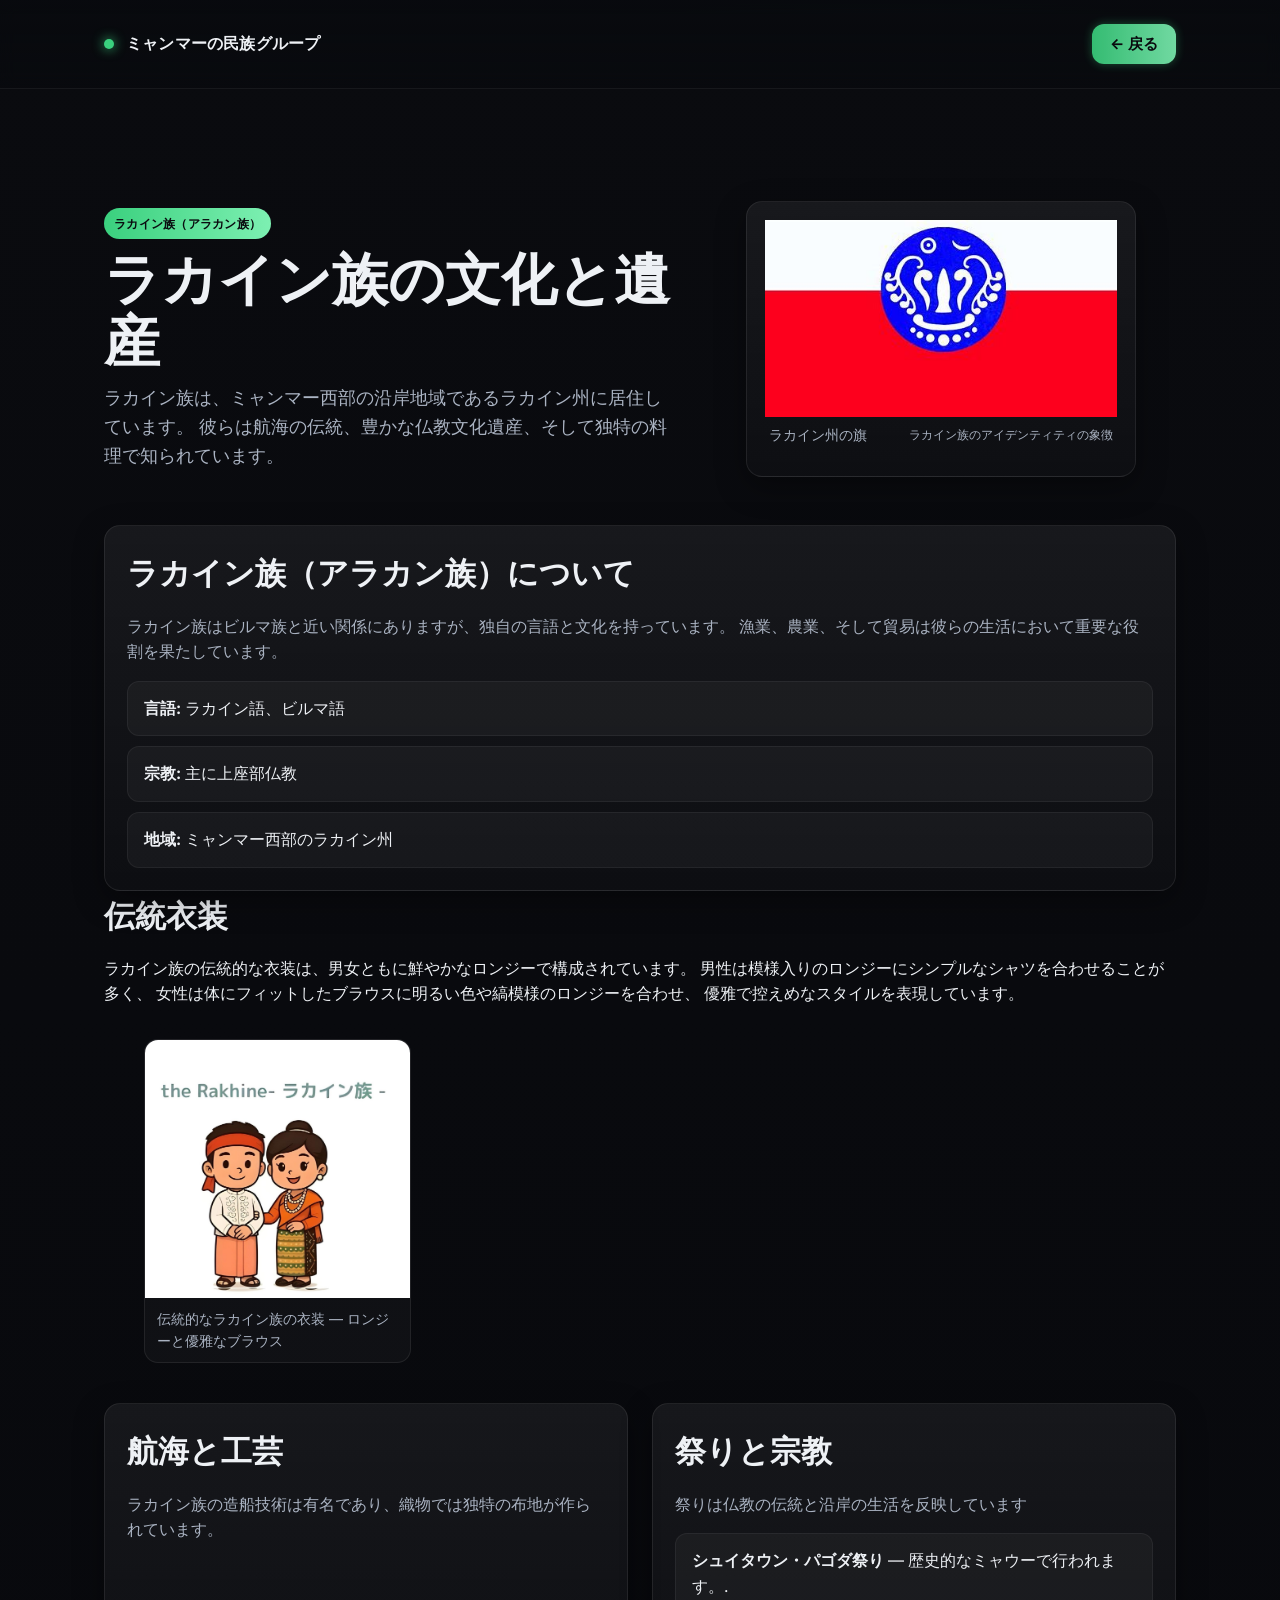
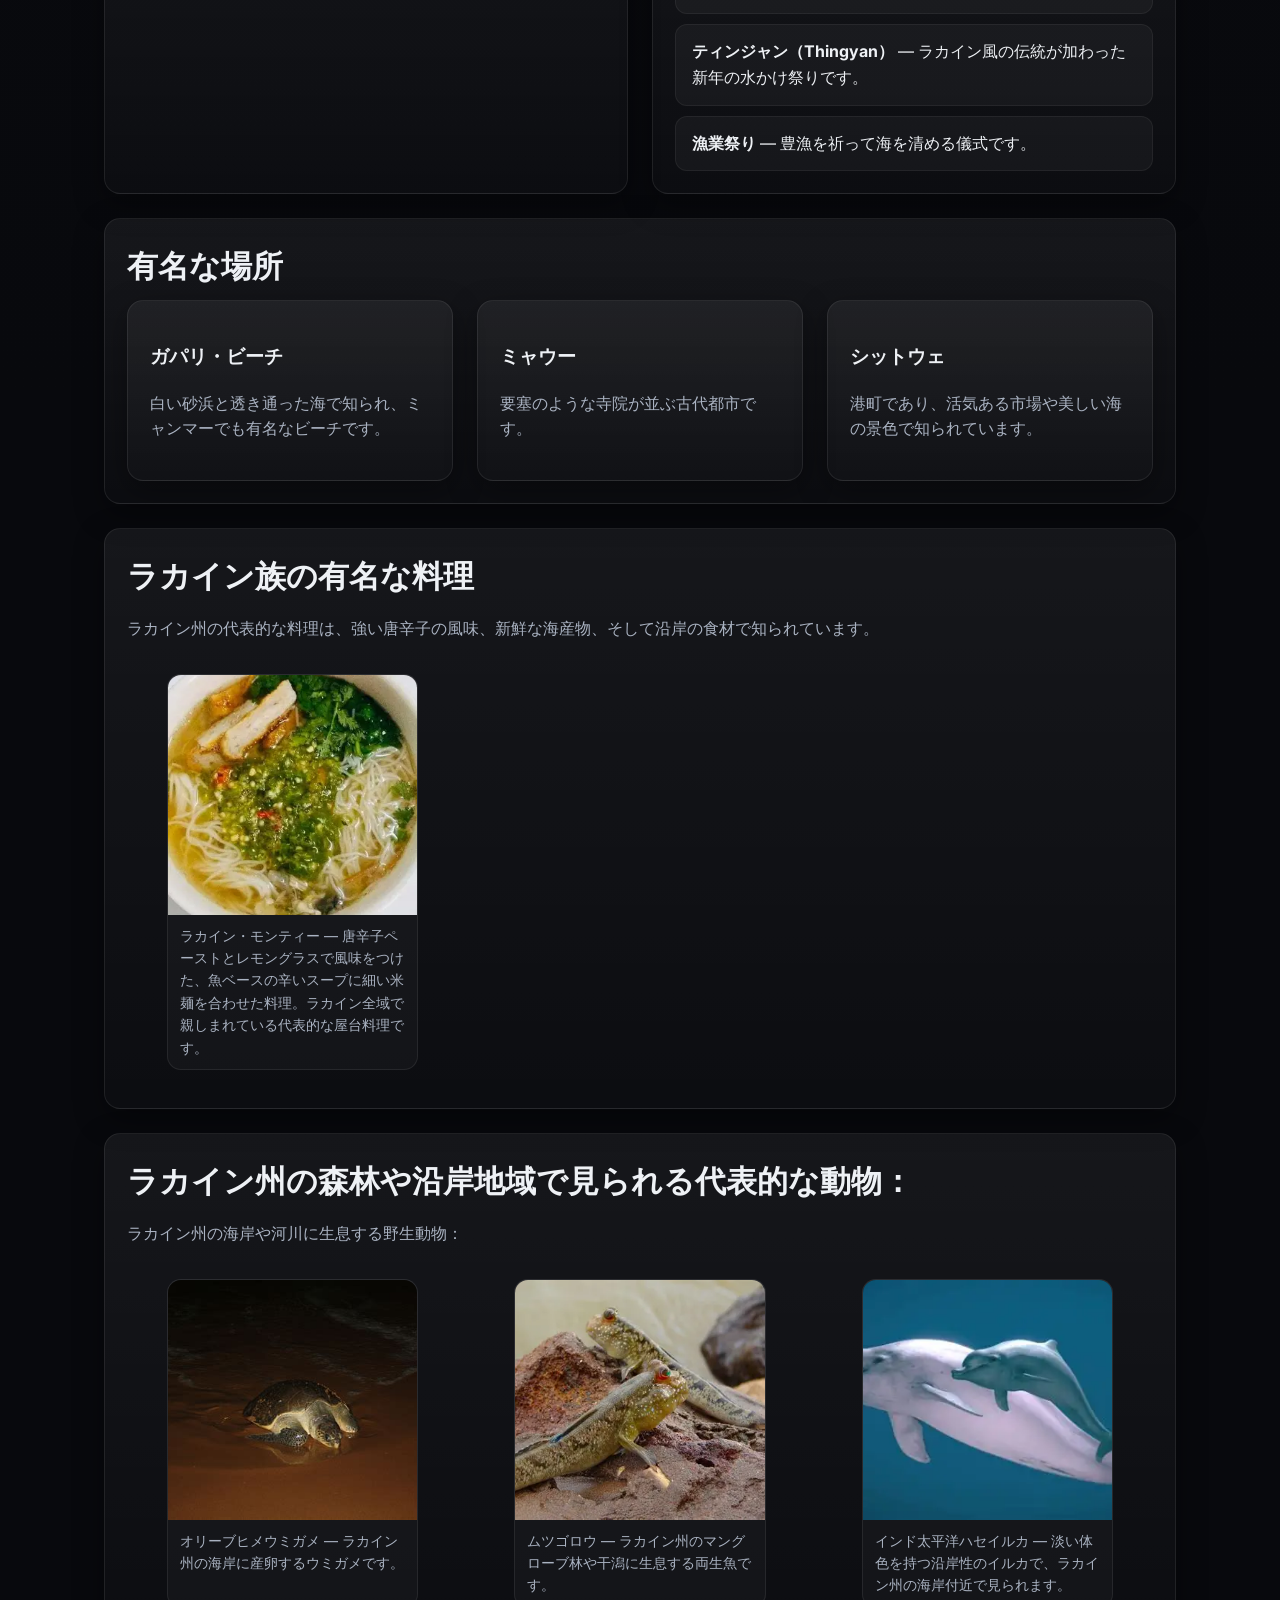
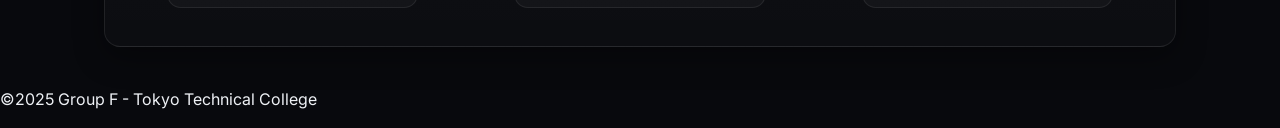
<file: rakhine.html>
<!doctype html>
<html lang="en">
<head>
  <meta charset="utf-8" />
  <meta name="viewport" content="width=device-width, initial-scale=1" />
  <title>Rakhine — Culture & Heritage of Myanmar</title>
  <meta name="description" content="Premium introduction to the Rakhine ethnic group in Myanmar: culture, traditions, religion, famous places, flag, and representative animals." />
  <link rel="preconnect" href="https://fonts.gstatic.com" crossorigin>
  <link href="https://fonts.googleapis.com/css2?family=Inter:wght@400;600;800&display=swap" rel="stylesheet">
  <style>
    :root{
      --bg: #0b0c10;
      --card: #111318;
      --text: #eef1f5;
      --muted: #aab3c2;
      --brand: #29b36b;
      --ring: #3ad07e;
      --shadow: 0 10px 30px rgba(0,0,0,.35);
      --radius: 16px;
      --maxw: 1120px;
    }
    *{box-sizing:border-box}
    html,body{margin:0}
    body{
      font-family: Inter, system-ui, -apple-system, Segoe UI, Roboto, "Helvetica Neue", Arial, "Noto Sans", "Apple Color Emoji","Segoe UI Emoji",sans-serif;
      color: var(--text);
      background: radial-gradient(1200px 600px at 70% -10%, #1a1f2a 20%, transparent 60%), linear-gradient(180deg, #0a0b0f, #08090d 60%);
      line-height: 1.6;
    }
    a{color: var(--brand); text-decoration: none}
    a:hover{text-decoration: underline}
    .container{max-width: var(--maxw); margin: 0 auto; padding: 24px}
    header{
      position: sticky; top:0; z-index: 20; backdrop-filter: blur(8px);
      background: linear-gradient(180deg, rgba(8,10,14,.85), rgba(8,10,14,.55));
      border-bottom: 1px solid rgba(255,255,255,.06);
    }
    .nav{display:flex; align-items:center; justify-content:space-between; gap:16px}
    .brand{display:flex; align-items:center; gap:12px; font-weight:800; letter-spacing:.2px}
    .brand .dot{width:10px; height:10px; border-radius:50%; background:var(--ring); box-shadow:0 0 12px var(--ring)}
    .nav a{color:var(--text); opacity:.9; padding:8px 12px; border-radius:10px}
    .nav a:hover{background:rgba(255,255,255,.06)}

    .hero{
      padding: 72px 0 32px;
      display:grid; grid-template-columns: 1.1fr .9fr; gap:28px; align-items:center;
    }
    @media (max-width: 900px){ .hero{grid-template-columns:1fr; padding-top:48px} }
    .hero h1{font-size: clamp(32px, 4.5vw, 56px); line-height:1.1; margin:0 0 12px}
    .hero p{color:var(--muted); font-size: clamp(14px, 1.5vw, 18px); margin:0}

    .card{
      background: linear-gradient(180deg, rgba(255,255,255,.06), rgba(255,255,255,.02));
      border: 1px solid rgba(255,255,255,.08);
      border-radius: var(--radius);
      box-shadow: var(--shadow);
      overflow: hidden;
    }
    .card-pad{padding:22px}
    .pill{
      display:inline-block; font-size:12px; color:#0a0b0f; background:linear-gradient(90deg, var(--ring), #7df0b2);
      padding:6px 10px; border-radius:999px; font-weight:700; letter-spacing:.25px; margin-bottom:10px;
    }
    section h2{font-size: clamp(22px, 2.4vw, 32px); margin: 0 0 10px}
    .muted{color:var(--muted)}
    .grid-2{display:grid; grid-template-columns: 1fr 1fr; gap:24px}
    .grid-3{display:grid; grid-template-columns: repeat(3, 1fr); gap:24px}
    @media (max-width: 1000px){ .grid-3{grid-template-columns: 1fr 1fr} }
    @media (max-width: 700px){ .grid-2, .grid-3{grid-template-columns:1fr} }

    .list{display:grid; gap:10px; margin: 12px 0 0; padding:0; list-style:none}
    .list li{background: rgba(255,255,255,.04); border:1px solid rgba(255,255,255,.06); padding:14px 16px; border-radius:12px}

    .flag-wrap{padding:18px}
    .flag-caption{display:flex; align-items:center; justify-content:space-between; color:var(--muted); font-size:14px; padding:0 4px 12px}

    .gallery{display:grid; grid-template-columns: repeat(3, 1fr); gap:16px}
    @media (max-width: 900px){ .gallery{grid-template-columns: 1fr 1fr} }
    @media (max-width: 560px){ .gallery{grid-template-columns: 1fr} }
    .gallery figure{
      border-radius: 14px; overflow:hidden; border:1px solid rgba(255,255,255,.08); background:rgba(255,255,255,.03)
    }
    .gallery img{display:block; width:100%; height:240px; object-fit:cover}
    .gallery figcaption{padding:10px 12px; font-size:14px; color:var(--muted)}

    .foot{margin: 42px 0 24px; color: var(--muted); font-size: 13px; text-align:center}
    .nav-links a {
  display: inline-block;
  background: linear-gradient(90deg, var(--ring), #7df0b2);
  color: #0a0b0f;
  font-weight: 700;
  font-size: 15px;
  padding: 8px 18px;
  border-radius: 12px;
  box-shadow: 0 0 10px rgba(58, 208, 126, 0.4);
  transition: all 0.25s ease;
  text-decoration: none;
}

.nav-links a:hover {
  transform: translateY(-2px);
  box-shadow: 0 0 18px rgba(58, 208, 126, 0.8);
  opacity: 0.95;
}


    [data-fade]{opacity:0; transform: translateY(8px); animation: fadeUp .8s ease .05s forwards}
    [data-fade="1"]{animation-delay:.05s}
    [data-fade="2"]{animation-delay:.15s}
    [data-fade="3"]{animation-delay:.25s}
    @keyframes fadeUp{to{opacity:1; transform:none}}
  </style>
</head>
<body>
  <!-- NAVIGATION BAR -->
  <header>
    <div class="container nav" role="navigation" aria-label="Primary">
      <div class="brand">
        <span class="dot" aria-hidden="true"></span>
        <span>ミャンマーの民族グループ</span>
      </div>
      <nav class="nav-links">
        <a href="ethnic.html">← 戻る</a>
      </nav>
      
    </div>
  </header>

  <main class="container">
    <!-- HERO -->
    <section class="hero">
      <div>
        <div class="pill" data-fade="1">ラカイン族（アラカン族）</div>
        <h1 data-fade="2">ラカイン族の文化と遺産</h1>
        <p class="muted" data-fade="3">
          ラカイン族は、ミャンマー西部の沿岸地域であるラカイン州に居住しています。
彼らは航海の伝統、豊かな仏教文化遺産、そして独特の料理で知られています。
        </p>
      </div>

      <!-- FLAG -->
      <figure id="flag" class="card" aria-label="Flag of Rakhine State">
        <div class="flag-wrap">
          <img src="images/rakhine_flag.jpg" 
               alt="Flag of Rakhine State" style="width:100%;height:auto;">
          <figcaption class="flag-caption">
            <span>ラカイン州の旗</span>
            <small>ラカイン族のアイデンティティの象徴</small>
          </figcaption>
        </div>
      </figure>
    </section>

    <!-- ABOUT -->
    <section class="card card-pad" id="about" data-fade="1">
      <h2>ラカイン族（アラカン族）について</h2>
      <p class="muted">
        ラカイン族はビルマ族と近い関係にありますが、独自の言語と文化を持っています。
漁業、農業、そして貿易は彼らの生活において重要な役割を果たしています。
      </p>
      <ul class="list">
        <li><strong>言語:</strong> ラカイン語、ビルマ語</li>
        <li><strong>宗教:</strong> 主に上座部仏教</li>
        <li><strong>地域:</strong> ミャンマー西部のラカイン州</li>
      </ul>
    </section>
    <section class="section">
  <h2>伝統衣装</h2>
  <p>
    ラカイン族の伝統的な衣装は、男女ともに鮮やかなロンジーで構成されています。
男性は模様入りのロンジーにシンプルなシャツを合わせることが多く、
女性は体にフィットしたブラウスに明るい色や縞模様のロンジーを合わせ、
優雅で控えめなスタイルを表現しています。
  </p>
  <div class="gallery" style="margin-top:10px;">
    <figure>
      <img src="images/rakhine_dress.jpg" alt="Traditional Rakhine Dress" loading="lazy"
           style="width:100%; height:auto; object-fit:contain;">
      <figcaption>伝統的なラカイン族の衣装 — ロンジーと優雅なブラウス</figcaption>
    </figure>
  </div>
</section>


    <!-- CULTURE & TRADITIONS -->
    <section class="grid-2" style="margin-top:24px">
      <article class="card card-pad" data-fade="2">
        <h2>航海と工芸</h2>
        <p class="muted">
          ラカイン族の造船技術は有名であり、織物では独特の布地が作られています。
        </p>
      </article>

      <article class="card card-pad" data-fade="3">
        <h2>祭りと宗教</h2>
        <p class="muted">
          祭りは仏教の伝統と沿岸の生活を反映しています
        </p>
        <ul class="list">
          <li><strong>シュイタウン・パゴダ祭り</strong> — 歴史的なミャウーで行われます。.</li>
          <li><strong>ティンジャン（Thingyan）</strong> — ラカイン風の伝統が加わった新年の水かけ祭りです。</li>
          <li><strong>漁業祭り</strong> — 豊漁を祈って海を清める儀式です。</li>
        </ul>
      </article>
    </section>

    <!-- FAMOUS PLACES -->
    <section id="places" class="card card-pad" style="margin-top:24px">
      <h2>有名な場所</h2>
      <div class="grid-3" style="margin-top:10px">
        <div class="card card-pad">
          <h3>ガパリ・ビーチ</h3>
          <p class="muted">白い砂浜と透き通った海で知られ、ミャンマーでも有名なビーチです。</p>
        </div>
        <div class="card card-pad">
          <h3>ミャウー</h3>
          <p class="muted">要塞のような寺院が並ぶ古代都市です。</p>
        </div>
        <div class="card card-pad">
          <h3>シットウェ</h3>
          <p class="muted">港町であり、活気ある市場や美しい海の景色で知られています。</p>
        </div>
      </div>
    </section>
    <!-- FAMOUS FOOD -->
<section id="food" class="card card-pad" style="margin-top:24px">
  <h2>ラカイン族の有名な料理</h2>
  <p class="muted">ラカイン州の代表的な料理は、強い唐辛子の風味、新鮮な海産物、そして沿岸の食材で知られています。</p>

  <div class="gallery" style="margin-top:10px">
    
    <figure>
      <img src="images/rakhine_mont_ti.jpg"
           alt="Rakhine Mont Ti" loading="lazy">
      <figcaption>ラカイン・モンティー — 唐辛子ペーストとレモングラスで風味をつけた、魚ベースの辛いスープに細い米麺を合わせた料理。ラカイン全域で親しまれている代表的な屋台料理です。</figcaption>
    </figure>

  </div>
</section>


    <!-- REPRESENTATIVE ANIMALS -->
    <section id="animals" class="card card-pad" style="margin-top:24px">
      <h2>ラカイン州の森林や沿岸地域で見られる代表的な動物：</h2>
      <p class="muted">ラカイン州の海岸や河川に生息する野生動物：</p>
      <div class="gallery" style="margin-top:10px">
        <figure>
          <img src="images/olive_ridley_turtle.jpg" 
               alt="Olive Ridley Sea Turtle" loading="lazy">
          <figcaption>オリーブヒメウミガメ — ラカイン州の海岸に産卵するウミガメです。</figcaption>
        </figure>
       <figure>
      <img src="images/mudsskipper.jpg" 
           alt="Mudskipper" loading="lazy">
      <figcaption>ムツゴロウ — ラカイン州のマングローブ林や干潟に生息する両生魚です。</figcaption>
    </figure>
    <figure>
      <img src="images/indo_pacific_dolphin.jpg" 
           alt="Indo-Pacific Humpback Dolphin" loading="lazy">
      <figcaption>インド太平洋ハセイルカ — 淡い体色を持つ沿岸性のイルカで、ラカイン州の海岸付近で見られます。</figcaption>
    </figure>
      </div>
    </section>
    </form>

    
  </main>
<footer>
    <p>&copy;2025 Group F - Tokyo Technical College</p>
  </footer>

  </main>
</body>
</html>
<script>
  document.querySelectorAll('a').forEach(link => {
    link.removeAttribute('target');
  });
</script>
</file>
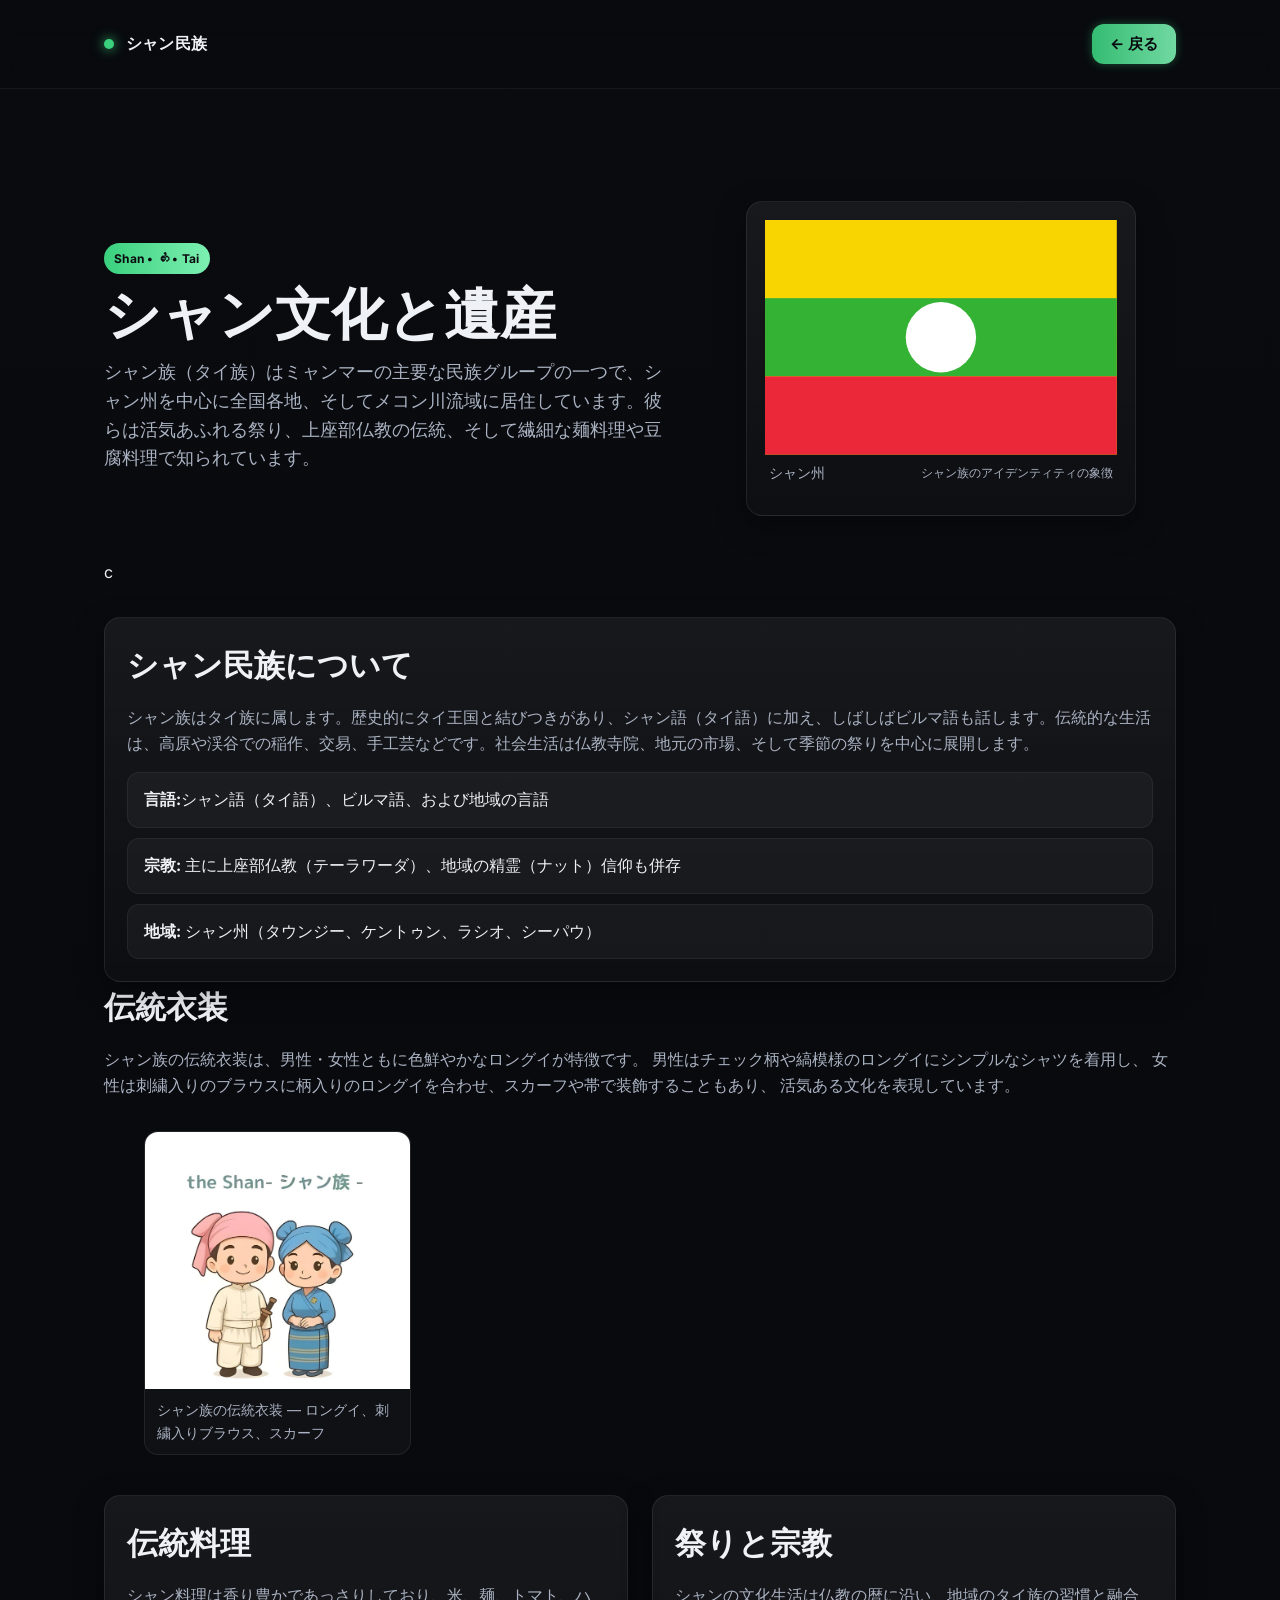
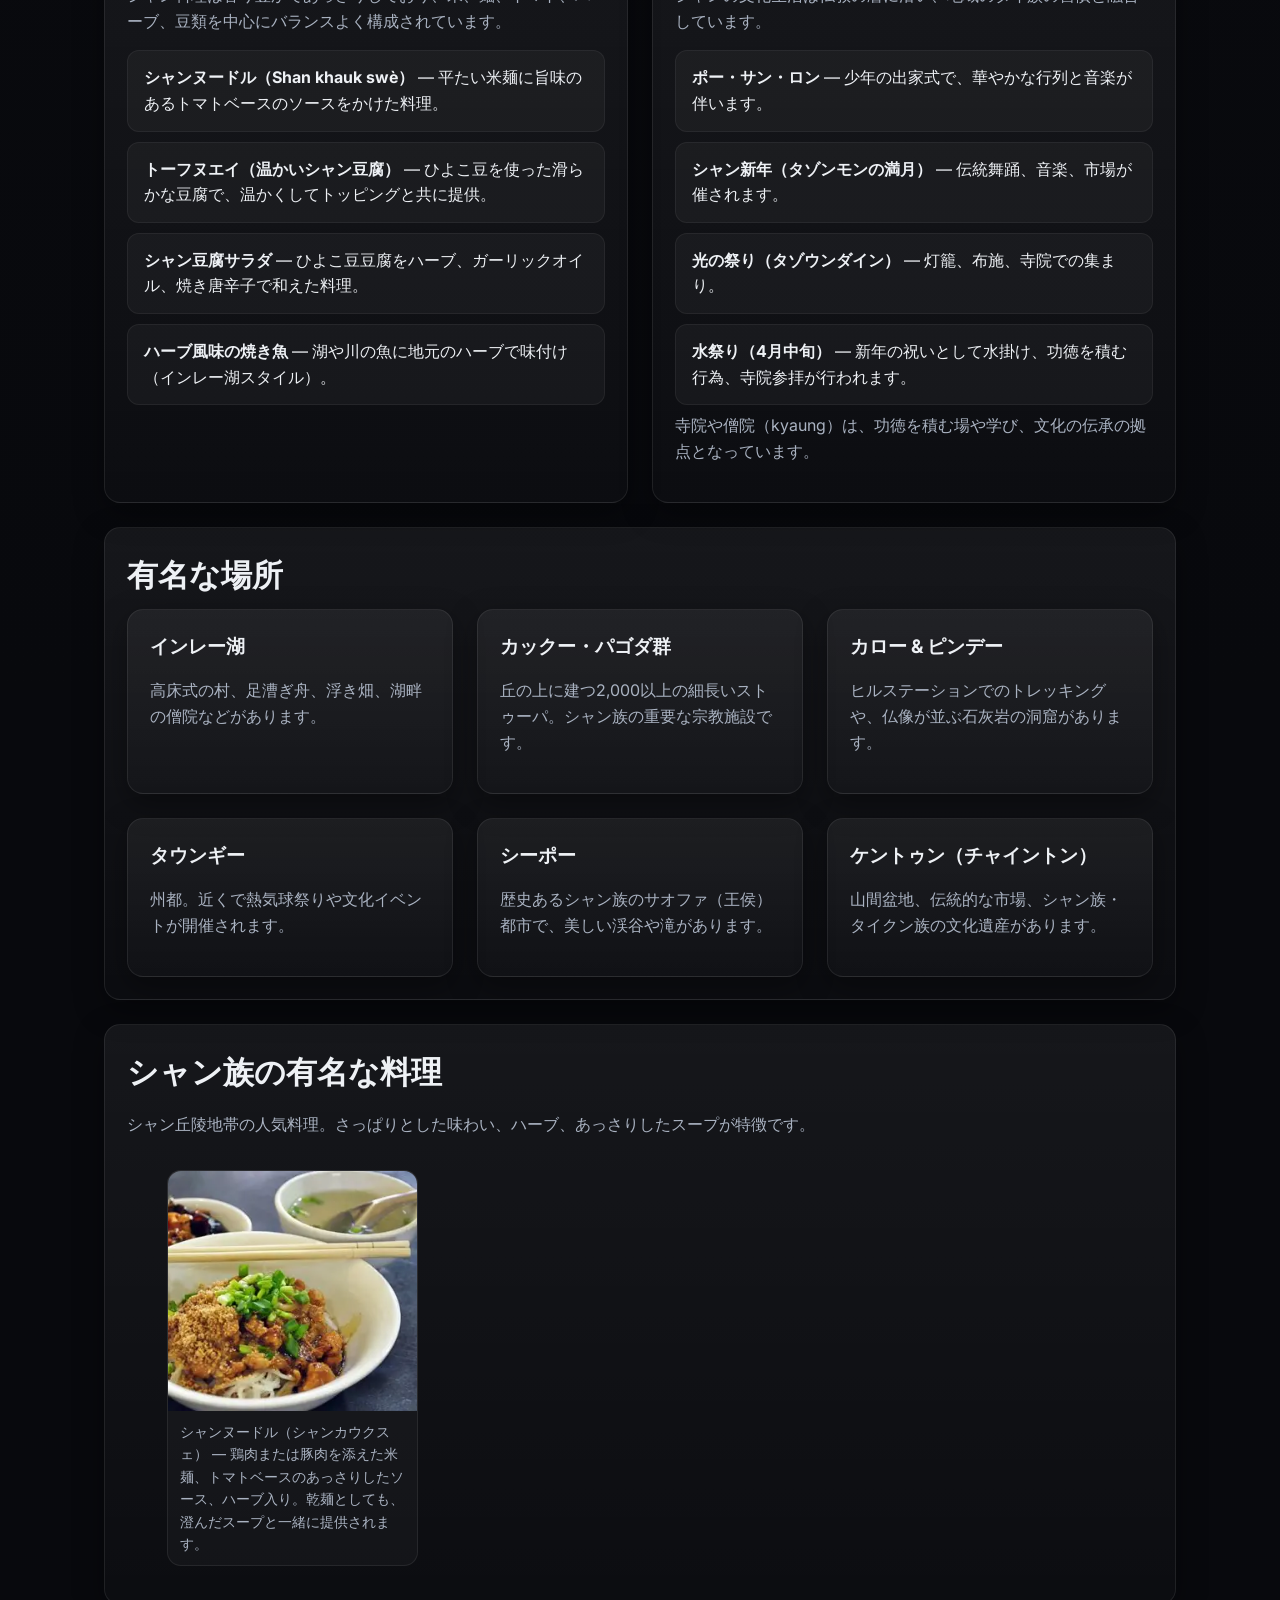
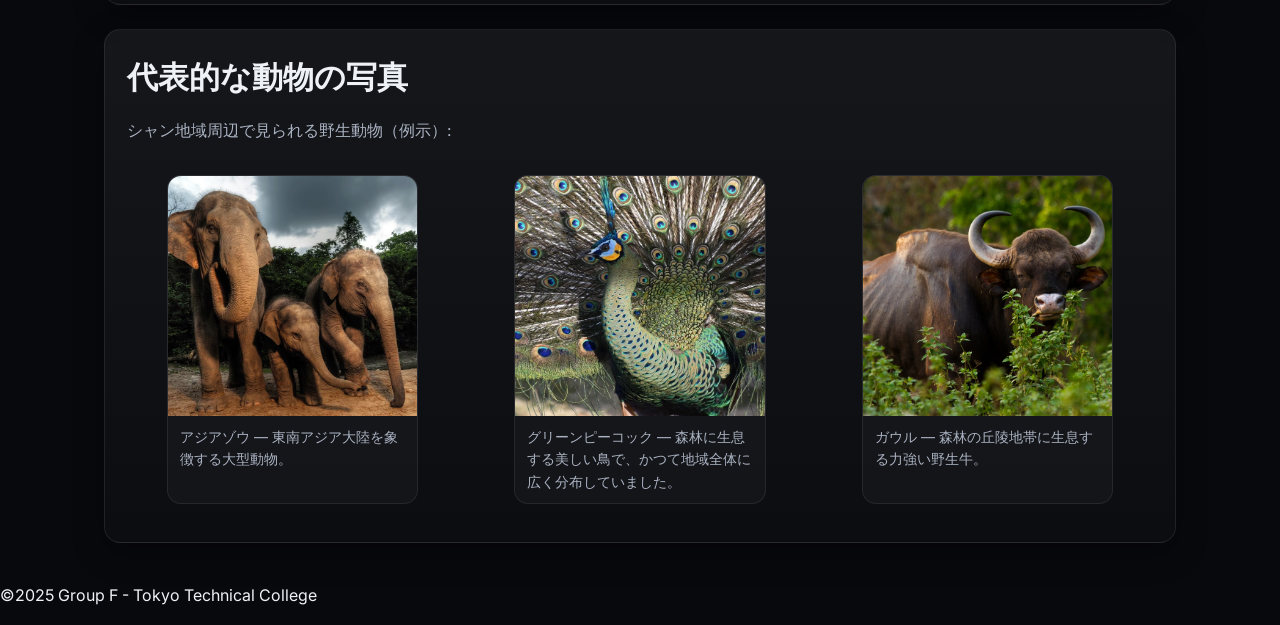
<file: shan.html>
<!doctype html>
<html lang="en">
<head>
  <meta charset="utf-8" />
  <meta name="viewport" content="width=device-width, initial-scale=1" />
  <title>Shan — Culture & Heritage of Myanmar</title>
  <meta name="description" content="Premium introduction to the Shan ethnic group in Myanmar: food, festivals, religion, famous places, flag, and representative animals." />
  <link rel="preconnect" href="https://fonts.gstatic.com" crossorigin>
  <link href="https://fonts.googleapis.com/css2?family=Inter:wght@400;600;800&display=swap" rel="stylesheet">
  <style>
    :root{
      --bg: #0b0c10;
      --card: #111318;
      --text: #eef1f5;
      --muted: #aab3c2;
      --brand: #29b36b;
      --ring: #3ad07e;
      --shadow: 0 10px 30px rgba(0,0,0,.35);
      --radius: 16px;
      --maxw: 1120px;
    }
    *{box-sizing:border-box}
    html,body{margin:0}
    body{
      font-family: Inter, system-ui, -apple-system, Segoe UI, Roboto, "Helvetica Neue", Arial, "Noto Sans", "Apple Color Emoji","Segoe UI Emoji",sans-serif;
      color: var(--text);
      background: radial-gradient(1200px 600px at 70% -10%, #1a1f2a 20%, transparent 60%), linear-gradient(180deg, #0a0b0f, #08090d 60%);
      line-height: 1.6;
    }
    a{color: var(--brand); text-decoration: none}
    a:hover{text-decoration: underline}
    .container{max-width: var(--maxw); margin: 0 auto; padding: 24px}
    header{
      position: sticky; top:0; z-index: 20; backdrop-filter: blur(8px);
      background: linear-gradient(180deg, rgba(8,10,14,.85), rgba(8,10,14,.55));
      border-bottom: 1px solid rgba(255,255,255,.06);
    }
    .nav{display:flex; align-items:center; justify-content:space-between; gap:16px}
    .brand{display:flex; align-items:center; gap:12px; font-weight:800; letter-spacing:.2px}
    .brand .dot{width:10px; height:10px; border-radius:50%; background:var(--ring); box-shadow:0 0 12px var(--ring)}
    .nav a{color:var(--text); opacity:.9; padding:8px 12px; border-radius:10px}
    .nav a:hover{background:rgba(255,255,255,.06)}

    .hero{
      padding: 72px 0 32px;
      display:grid; grid-template-columns: 1.1fr .9fr; gap:28px; align-items:center;
    }
    @media (max-width: 900px){ .hero{grid-template-columns:1fr; padding-top:48px} }
    .hero h1{font-size: clamp(32px, 4.5vw, 56px); line-height:1.1; margin:0 0 12px}
    .hero p{color:var(--muted); font-size: clamp(14px, 1.5vw, 18px); margin:0}

    .card{
      background: linear-gradient(180deg, rgba(255,255,255,.06), rgba(255,255,255,.02));
      border: 1px solid rgba(255,255,255,.08);
      border-radius: var(--radius);
      box-shadow: var(--shadow);
      overflow: hidden;
    }
    .card-pad{padding:22px}
    .pill{
      display:inline-block; font-size:12px; color:#0a0b0f; background:linear-gradient(90deg, var(--ring), #7df0b2);
      padding:6px 10px; border-radius:999px; font-weight:700; letter-spacing:.25px; margin-bottom:10px;
    }
    section h2{font-size: clamp(22px, 2.4vw, 32px); margin: 0 0 10px}
    .muted{color:var(--muted)}
    .grid-2{display:grid; grid-template-columns: 1fr 1fr; gap:24px}
    .grid-3{display:grid; grid-template-columns: repeat(3, 1fr); gap:24px}
    @media (max-width: 1000px){ .grid-3{grid-template-columns: 1fr 1fr} }
    @media (max-width: 700px){ .grid-2, .grid-3{grid-template-columns:1fr} }

    .list{display:grid; gap:10px; margin: 12px 0 0; padding:0; list-style:none}
    .list li{background: rgba(255,255,255,.04); border:1px solid rgba(255,255,255,.06); padding:14px 16px; border-radius:12px}

    .flag-wrap{padding:18px}
    .flag-caption{display:flex; align-items:center; justify-content:space-between; color:var(--muted); font-size:14px; padding:0 4px 12px}

    .gallery{display:grid; grid-template-columns: repeat(3, 1fr); gap:16px}
    @media (max-width: 900px){ .gallery{grid-template-columns: 1fr 1fr} }
    @media (max-width: 560px){ .gallery{grid-template-columns: 1fr} }
    .gallery figure{
      border-radius: 14px; overflow:hidden; border:1px solid rgba(255,255,255,.08); background:rgba(255,255,255,.03)
    }
    .gallery img{display:block; width:100%; height:240px; object-fit:cover}
    .gallery figcaption{padding:10px 12px; font-size:14px; color:var(--muted)}

    .foot{margin: 42px 0 24px; color: var(--muted); font-size: 13px; text-align:center}
    .nav-links a {
  display: inline-block;
  background: linear-gradient(90deg, var(--ring), #7df0b2);
  color: #0a0b0f;
  font-weight: 700;
  font-size: 15px;
  padding: 8px 18px;
  border-radius: 12px;
  box-shadow: 0 0 10px rgba(58, 208, 126, 0.4);
  transition: all 0.25s ease;
  text-decoration: none;
}

.nav-links a:hover {
  transform: translateY(-2px);
  box-shadow: 0 0 18px rgba(58, 208, 126, 0.8);
  opacity: 0.95;
}


    /* subtle entrance */
    [data-fade]{opacity:0; transform: translateY(8px); animation: fadeUp .8s ease .05s forwards}
    [data-fade="1"]{animation-delay:.05s}
    [data-fade="2"]{animation-delay:.15s}
    [data-fade="3"]{animation-delay:.25s}
    @keyframes fadeUp{to{opacity:1; transform:none}}
  </style>
</head>
<body>
  <header>
    <div class="container nav" role="navigation" aria-label="Primary">
      <div class="brand">
        <span class="dot" aria-hidden="true"></span>
        <span>シャン民族</span>
      </div>
      <nav class="nav-links">
        <a href="ethnic.html">← 戻る</a>
      </nav>
      
    </div>
  </header>

  <main class="container">
    <!-- HERO -->
    <section class="hero">
      <div>
        <div class="pill" data-fade="1">Shan • တႆး • Tai</div>
        <h1 data-fade="2">シャン文化と遺産</h1>
        <p class="muted" data-fade="3">
          シャン族（タイ族）はミャンマーの主要な民族グループの一つで、シャン州を中心に全国各地、そしてメコン川流域に居住しています。彼らは活気あふれる祭り、上座部仏教の伝統、そして繊細な麺料理や豆腐料理で知られています。

        </p>
      </div>

      <!-- SHAN FLAG (inline SVG) -->
      <figure id="flag" class="card" aria-label="Flag of Shan State">
        <div class="flag-wrap">
          <!-- Shan State flag: horizontal tricolor (yellow, green, red) with white disk centered -->
          <svg viewBox="0 0 300 200" width="100%" height="auto" role="img" aria-labelledby="flagTitle flagDesc">
            <title id="flagTitle">Flag of Shan State</title>
            <desc id="flagDesc">Horizontal tricolor of yellow, green, and red with a central white circle.</desc>
            <rect width="300" height="200" fill="#F8D400"/>
            <rect y="66.666" width="300" height="66.667" fill="#34B233"/>
            <rect y="133.333" width="300" height="66.667" fill="#EA2839"/>
            <circle cx="150" cy="100" r="30" fill="#ffffff"/>
          </svg>
          <figcaption class="flag-caption">
            <span>シャン州</span>
            <small>シャン族のアイデンティティの象徴</small>
          </figcaption>
        </div>
      </figure>c
    </section>

    <!-- ABOUT -->
    <section class="card card-pad" id="about" data-fade="1" aria-label="About the Shan ethnic group">
      <h2>シャン民族について</h2>
      <p class="muted">
        シャン族はタイ族に属します。歴史的にタイ王国と結びつきがあり、シャン語（タイ語）に加え、しばしばビルマ語も話します。伝統的な生活は、高原や渓谷での稲作、交易、手工芸などです。社会生活は仏教寺院、地元の市場、そして季節の祭りを中心に展開します。
      </p>
      <ul class="list">
        <li><strong>言語:</strong>シャン語（タイ語）、ビルマ語、および地域の言語</li>
        <li><strong>宗教:</strong> 主に上座部仏教（テーラワーダ）、地域の精霊（ナット）信仰も併存</li>
<li><strong>地域:</strong> シャン州（タウンジー、ケントゥン、ラシオ、シーパウ）</li>

    </section>
    <section class="section">
  <h2>伝統衣装</h2>
  <p class="muted">
    シャン族の伝統衣装は、男性・女性ともに色鮮やかなロングイが特徴です。
    男性はチェック柄や縞模様のロングイにシンプルなシャツを着用し、
    女性は刺繍入りのブラウスに柄入りのロングイを合わせ、スカーフや帯で装飾することもあり、
    活気ある文化を表現しています。
  </p>
  <div class="gallery" style="margin-top:10px;">
    <figure>
      <img src="images/shan_dress.jpg" alt="シャン族の伝統衣装" loading="lazy"
           style="width:100%; height:auto; object-fit:contain;">
      <figcaption>シャン族の伝統衣装 — ロングイ、刺繍入りブラウス、スカーフ</figcaption>
    </figure>
  </div>
</section>



    <!-- FOOD + FESTIVALS/RELIGION -->
    <section class="grid-2" style="margin-top:24px">
  <article id="food" class="card card-pad" data-fade="2" aria-label="伝統的なシャン料理">
    <h2>伝統料理</h2>
    <p class="muted">
      シャン料理は香り豊かであっさりしており、米、麺、トマト、ハーブ、豆類を中心にバランスよく構成されています。
    </p>
    <ul class="list">
      <li><strong>シャンヌードル（Shan khauk swè）</strong> — 平たい米麺に旨味のあるトマトベースのソースをかけた料理。</li>
      <li><strong>トーフヌエイ（温かいシャン豆腐）</strong> — ひよこ豆を使った滑らかな豆腐で、温かくしてトッピングと共に提供。</li>
      <li><strong>シャン豆腐サラダ</strong> — ひよこ豆豆腐をハーブ、ガーリックオイル、焼き唐辛子で和えた料理。</li>
      <li><strong>ハーブ風味の焼き魚</strong> — 湖や川の魚に地元のハーブで味付け（インレー湖スタイル）。</li>
    </ul>
  </article>

  <article id="festivals" class="card card-pad" data-fade="3" aria-label="祭りと宗教">
    <h2>祭りと宗教</h2>
    <p class="muted">
      シャンの文化生活は仏教の暦に沿い、地域のタイ族の習慣と融合しています。
    </p>
    <ul class="list">
      <li><strong>ポー・サン・ロン</strong> — 少年の出家式で、華やかな行列と音楽が伴います。</li>
      <li><strong>シャン新年（タゾンモンの満月）</strong> — 伝統舞踊、音楽、市場が催されます。</li>
      <li><strong>光の祭り（タゾウンダイン）</strong> — 灯籠、布施、寺院での集まり。</li>
      <li><strong>水祭り（4月中旬）</strong> — 新年の祝いとして水掛け、功徳を積む行為、寺院参拝が行われます。</li>
    </ul>
    <p class="muted" style="margin-top:8px">
      寺院や僧院（kyaung）は、功徳を積む場や学び、文化の伝承の拠点となっています。
    </p>
  </article>
</section>


    <!-- FAMOUS PLACES -->
    <!-- 有名な場所 -->
<section id="places" class="card card-pad" style="margin-top:24px" aria-label="シャン地域の有名な場所">
  <h2>有名な場所</h2>
  <div class="grid-3" style="margin-top:10px">
    <div class="card card-pad">
      <h3 style="margin:0 0 6px">インレー湖</h3>
      <p class="muted">高床式の村、足漕ぎ舟、浮き畑、湖畔の僧院などがあります。</p>
    </div>
    <div class="card card-pad">
      <h3 style="margin:0 0 6px">カックー・パゴダ群</h3>
      <p class="muted">丘の上に建つ2,000以上の細長いストゥーパ。シャン族の重要な宗教施設です。</p>
    </div>
    <div class="card card-pad">
      <h3 style="margin:0 0 6px">カロー & ピンデー</h3>
      <p class="muted">ヒルステーションでのトレッキングや、仏像が並ぶ石灰岩の洞窟があります。</p>
    </div>
    <div class="card card-pad">
      <h3 style="margin:0 0 6px">タウンギー</h3>
      <p class="muted">州都。近くで熱気球祭りや文化イベントが開催されます。</p>
    </div>
    <div class="card card-pad">
      <h3 style="margin:0 0 6px">シーポー</h3>
      <p class="muted">歴史あるシャン族のサオファ（王侯）都市で、美しい渓谷や滝があります。</p>
    </div>
    <div class="card card-pad">
      <h3 style="margin:0 0 6px">ケントゥン（チャイントン）</h3>
      <p class="muted">山間盆地、伝統的な市場、シャン族・タイクン族の文化遺産があります。</p>
    </div>
  </div>
</section>

      <!-- FAMOUS FOOD -->
<section id="food" class="card card-pad" style="margin-top:24px">
  <h2>シャン族の有名な料理</h2>
  <p class="muted">シャン丘陵地帯の人気料理。さっぱりとした味わい、ハーブ、あっさりしたスープが特徴です。</p>

  <div class="gallery" style="margin-top:10px">
    <figure>
      <img src="images/shan_noodles.jpg"
           alt="シャンヌードル（シャンカウクスェ）" loading="lazy">
      <figcaption>シャンヌードル（シャンカウクスェ） — 鶏肉または豚肉を添えた米麺、トマトベースのあっさりしたソース、ハーブ入り。乾麺としても、澄んだスープと一緒に提供されます。</figcaption>
    </figure>
  </div>
</section>

    


    
    <!-- REPRESENTATIVE ANIMALS GALLERY -->
    <section id="animals" class="card card-pad" style="margin-top:24px" aria-label="代表的な動物">
  <h2>代表的な動物の写真</h2>
  <p class="muted">シャン地域周辺で見られる野生動物（例示）:</p>
  <div class="gallery" style="margin-top:10px">
   
    <figure>
      <img src="images/asia_elephant.jpg" alt="アジアゾウ" loading="lazy">
      <figcaption>アジアゾウ — 東南アジア大陸を象徴する大型動物。</figcaption>
    </figure>
    <figure>
      <img src="images/Green Peafowl.jpg" alt="グリーンピーコック" loading="lazy">
      <figcaption>グリーンピーコック — 森林に生息する美しい鳥で、かつて地域全体に広く分布していました。</figcaption>
    </figure>
    <figure>
      <img src="images/gaur.jpg" alt="ガウル（野生の牛）" loading="lazy">
      <figcaption>ガウル — 森林の丘陵地帯に生息する力強い野生牛。</figcaption>
    </figure>
  </div>
</section>

    </form>
    
  </main>
<footer>
    <p>&copy;2025 Group F - Tokyo Technical College</p>
  </footer>
    
  </main>
</body>
</html> 
<script>
  document.querySelectorAll('a').forEach(link => {
    link.removeAttribute('target');
  });
</script>
</file>
<file: styles.css>
/* Reset and Fonts */
* {
  margin: 0;
  padding: 0;
  box-sizing: border-box;
}

body {
  font-family: 'Roboto', sans-serif;
  color: #333;
  background-color: #fff;
  line-height: 1.6;
}

h1, h2 {
  font-family: 'Playfair Display', serif;
}

/* Hero Section */

.hero {
  height: 80vh;
  background: url('images/bagan.jpg') center/cover no-repeat;
  position: relative;
  color: white;
}




.overlay {
  background-color: rgba(0, 0, 0, 0.55);
  height: 100%;
  padding: 40px 20px;
  display: flex;
  flex-direction: column;
  align-items: center;
  justify-content: center;
  text-align: center;
}

nav .nav-links {
  list-style: none;
  display: flex;
  gap: 25px;
  margin-top: 20px;
}

nav .nav-links a {
  color: #fff;
  text-decoration: none;
  font-weight: bold;
}

nav .nav-links a:hover {
  text-decoration: underline;
}

.hero h1 {
  font-size: 3em;
  margin-bottom: 10px;
}

.hero-text {
  margin-top: 40px;
}

.hero-text h2 {
  font-size: 2.5em;
  margin-bottom: 10px;
}

.hero-text p {
  font-size: 1.2em;
  margin-bottom: 20px;
}

.btn {
  padding: 12px 25px;
  background-color: #ffc107;
  color: #333;
  border: none;
  border-radius: 25px;
  font-weight: bold;
  text-decoration: none;
  transition: background-color 0.3s;
}

.btn:hover {
  background-color: #e6a700;
}

/* Info Section */
.info {
  padding: 60px 30px;
  max-width: 900px;
  margin: auto;
  text-align: center;
}

.info h2 {
  font-size: 2em;
  margin-bottom: 20px;
}

.info p {
  font-size: 1.1em;
}

/* Footer */
footer {
  background-color: #222;
  color: white;
  text-align: center;
  padding: 20px;
  margin-top: 40px;
}

.navbar {
  display: flex;
  justify-content: center;
  gap: 25px;
  margin-top: 30px;
}

.navbar a {
  text-decoration: none;
  font-size: 18px;
  font-weight: bold;
  color: white;
  background-color: rgba(0, 0, 0, 0.4); /* subtle transparent background */
  padding: 10px 20px;
  border-radius: 8px;
  transition: all 0.3s ease;
  backdrop-filter: blur(5px);
}

.navbar a:hover {
  background-color: rgba(255, 255, 255, 0.9);
  color: #222;
}
.group-card {
  display: inline-block;
  background-color: rgba(255, 255, 255, 0.8);
  color: #222;
  padding: 12px 18px;
  margin: 10px;
  border-radius: 8px;
  text-decoration: none;
  font-weight: bold;
  transition: background-color 0.3s ease, transform 0.2s;
}

.group-card:hover {
  background-color: #f1c40f;
  color: black;
  transform: translateY(-3px);
}
</file>
